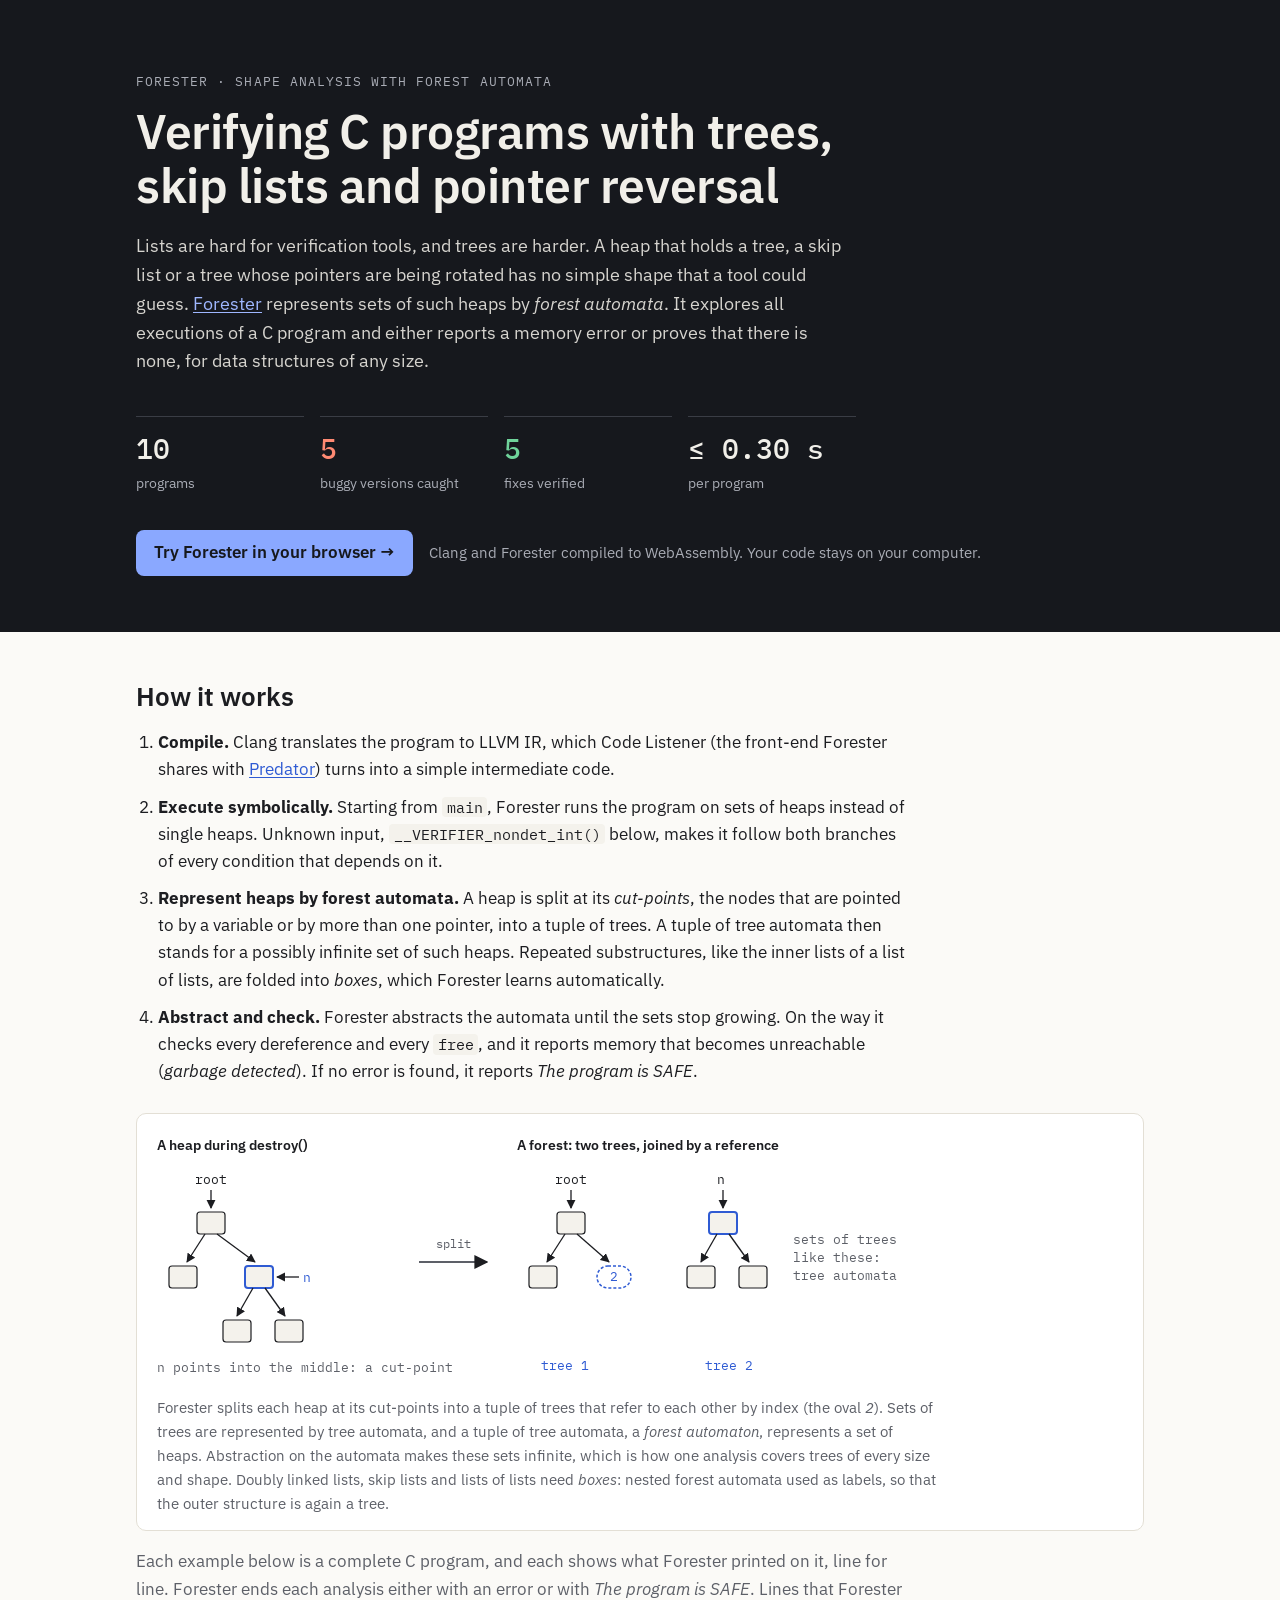
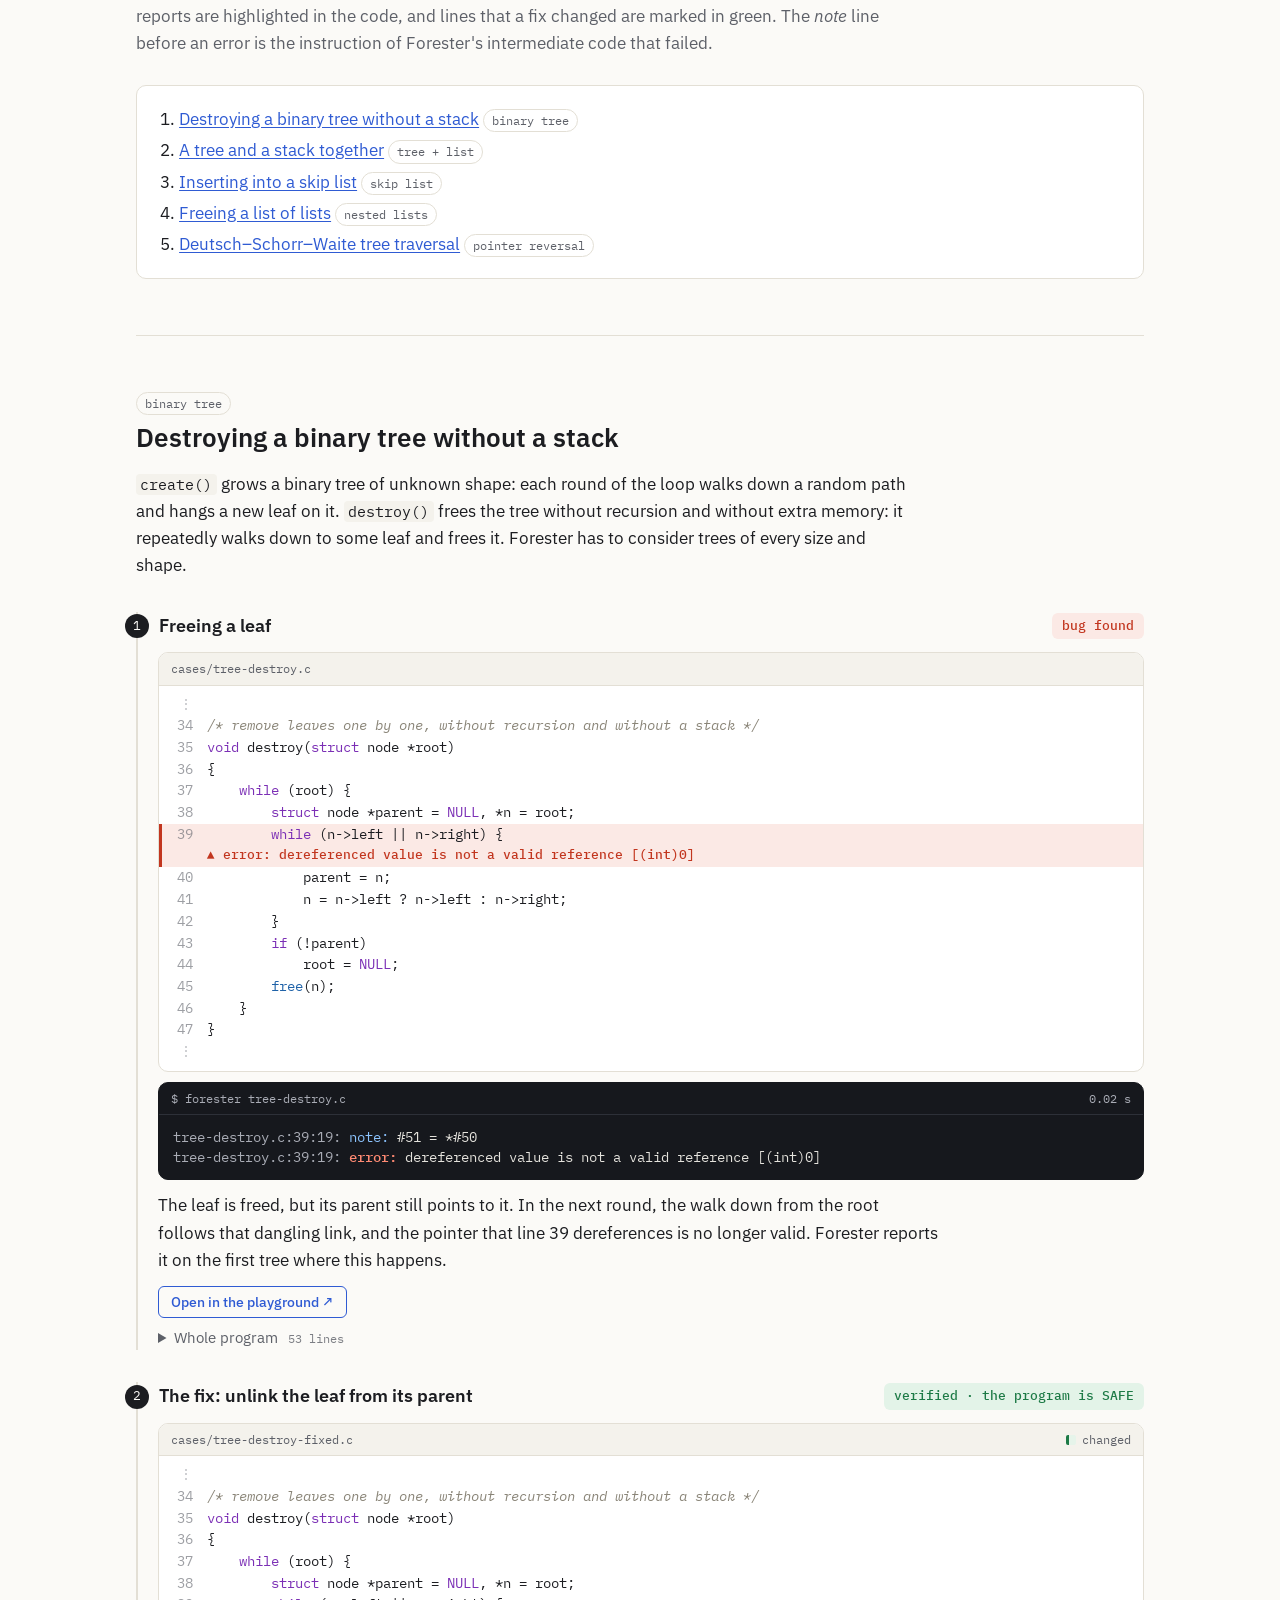
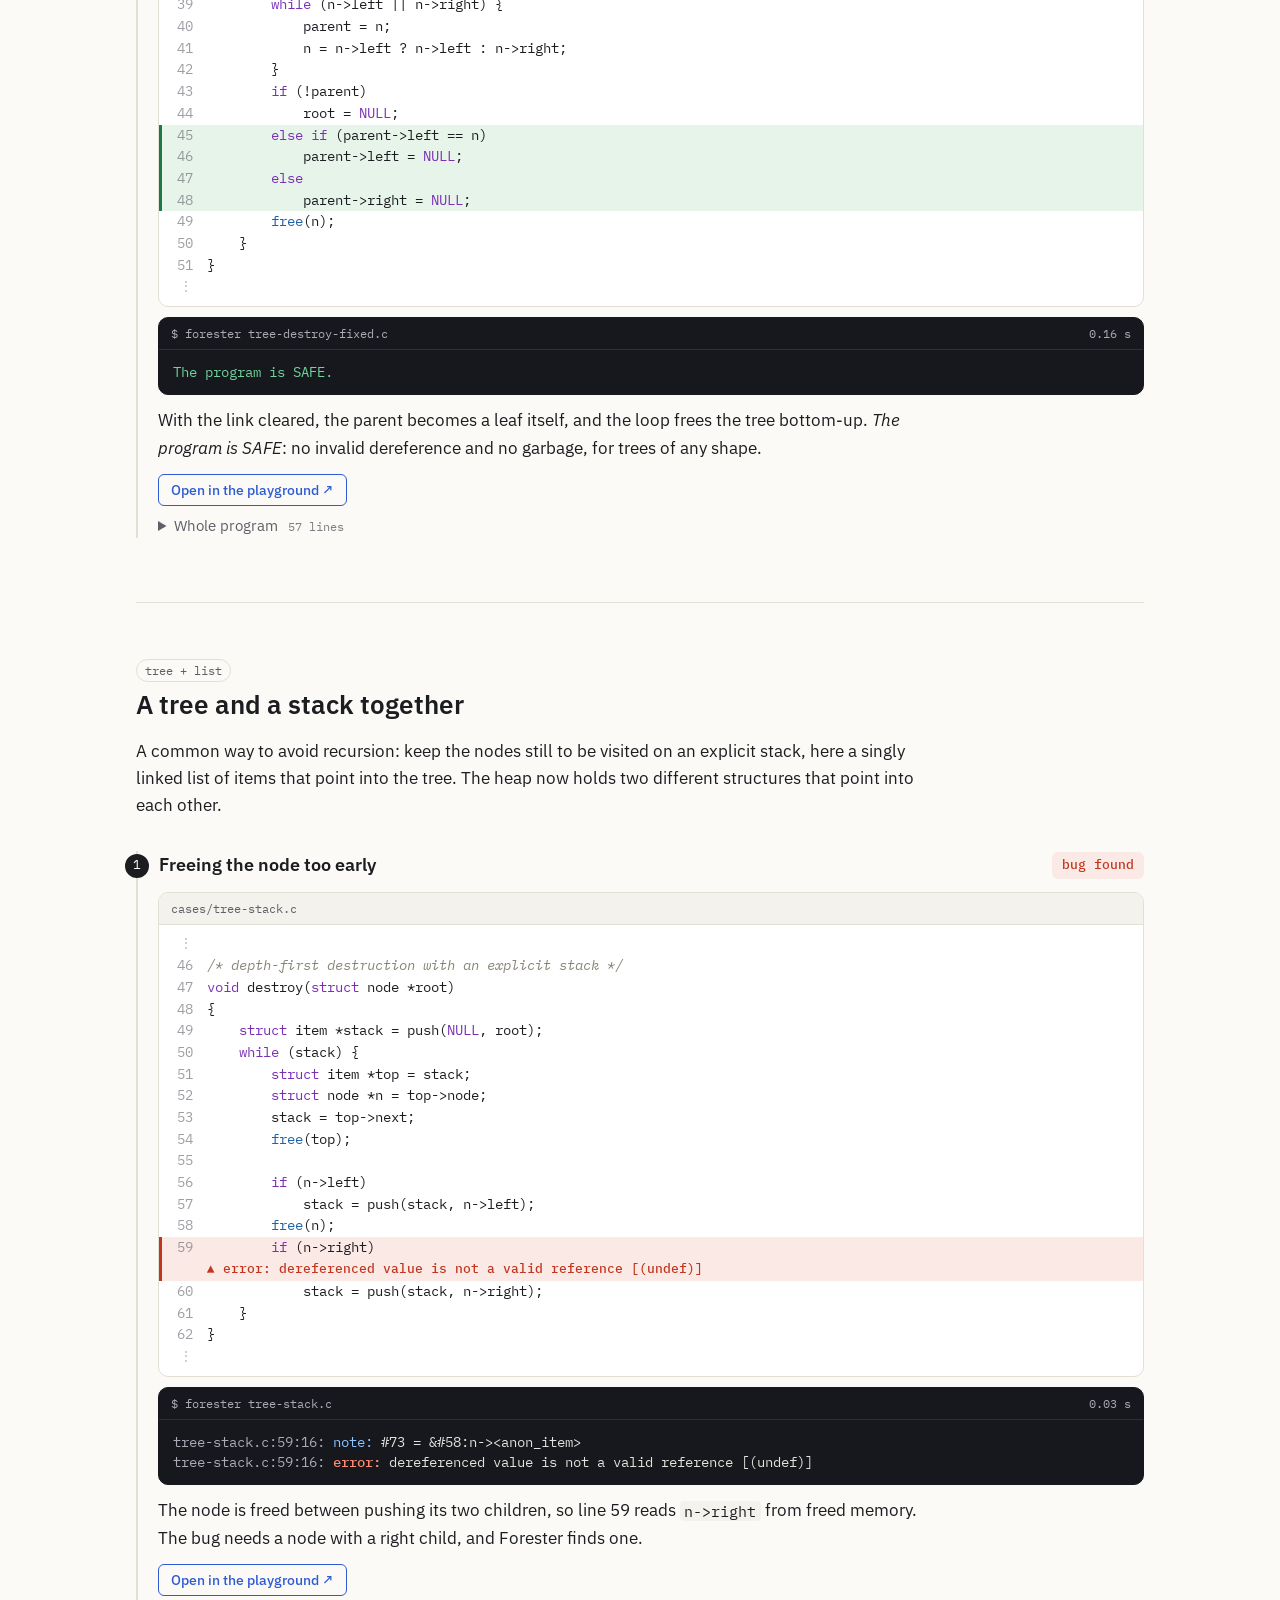
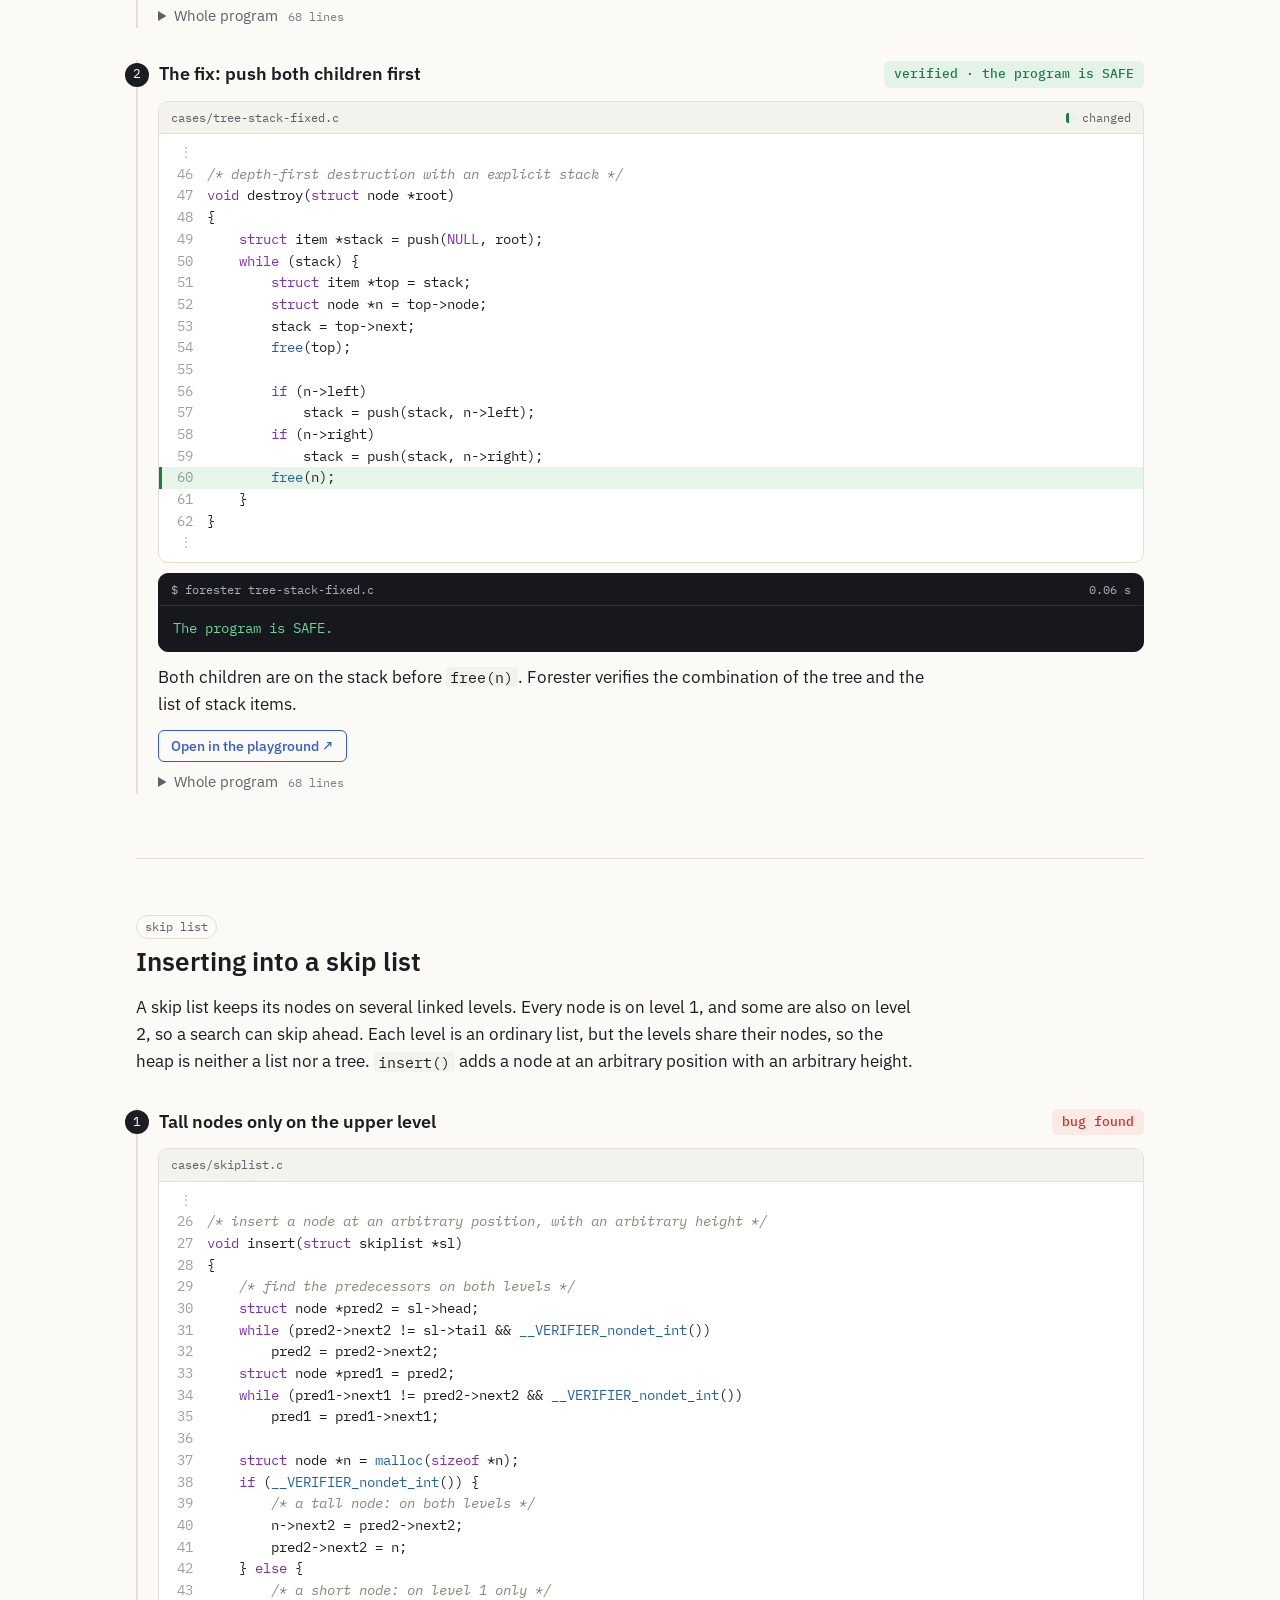
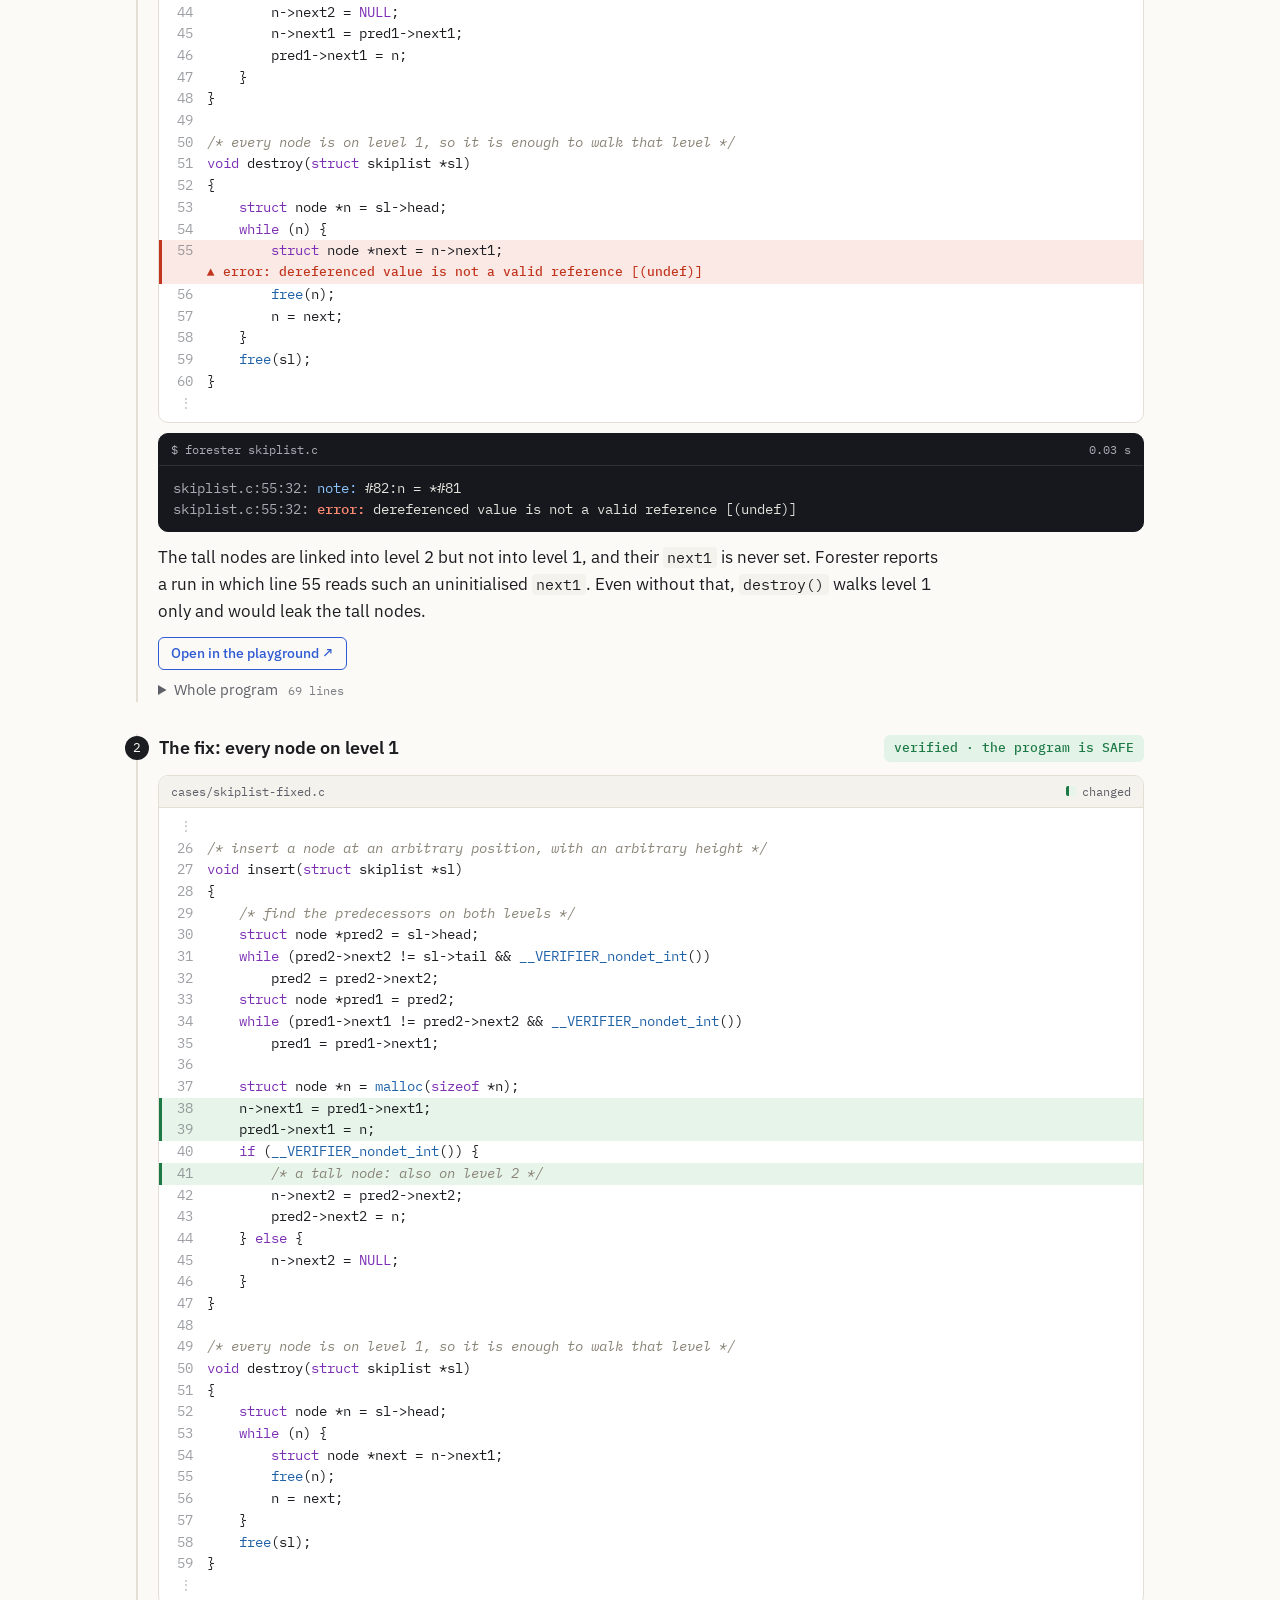
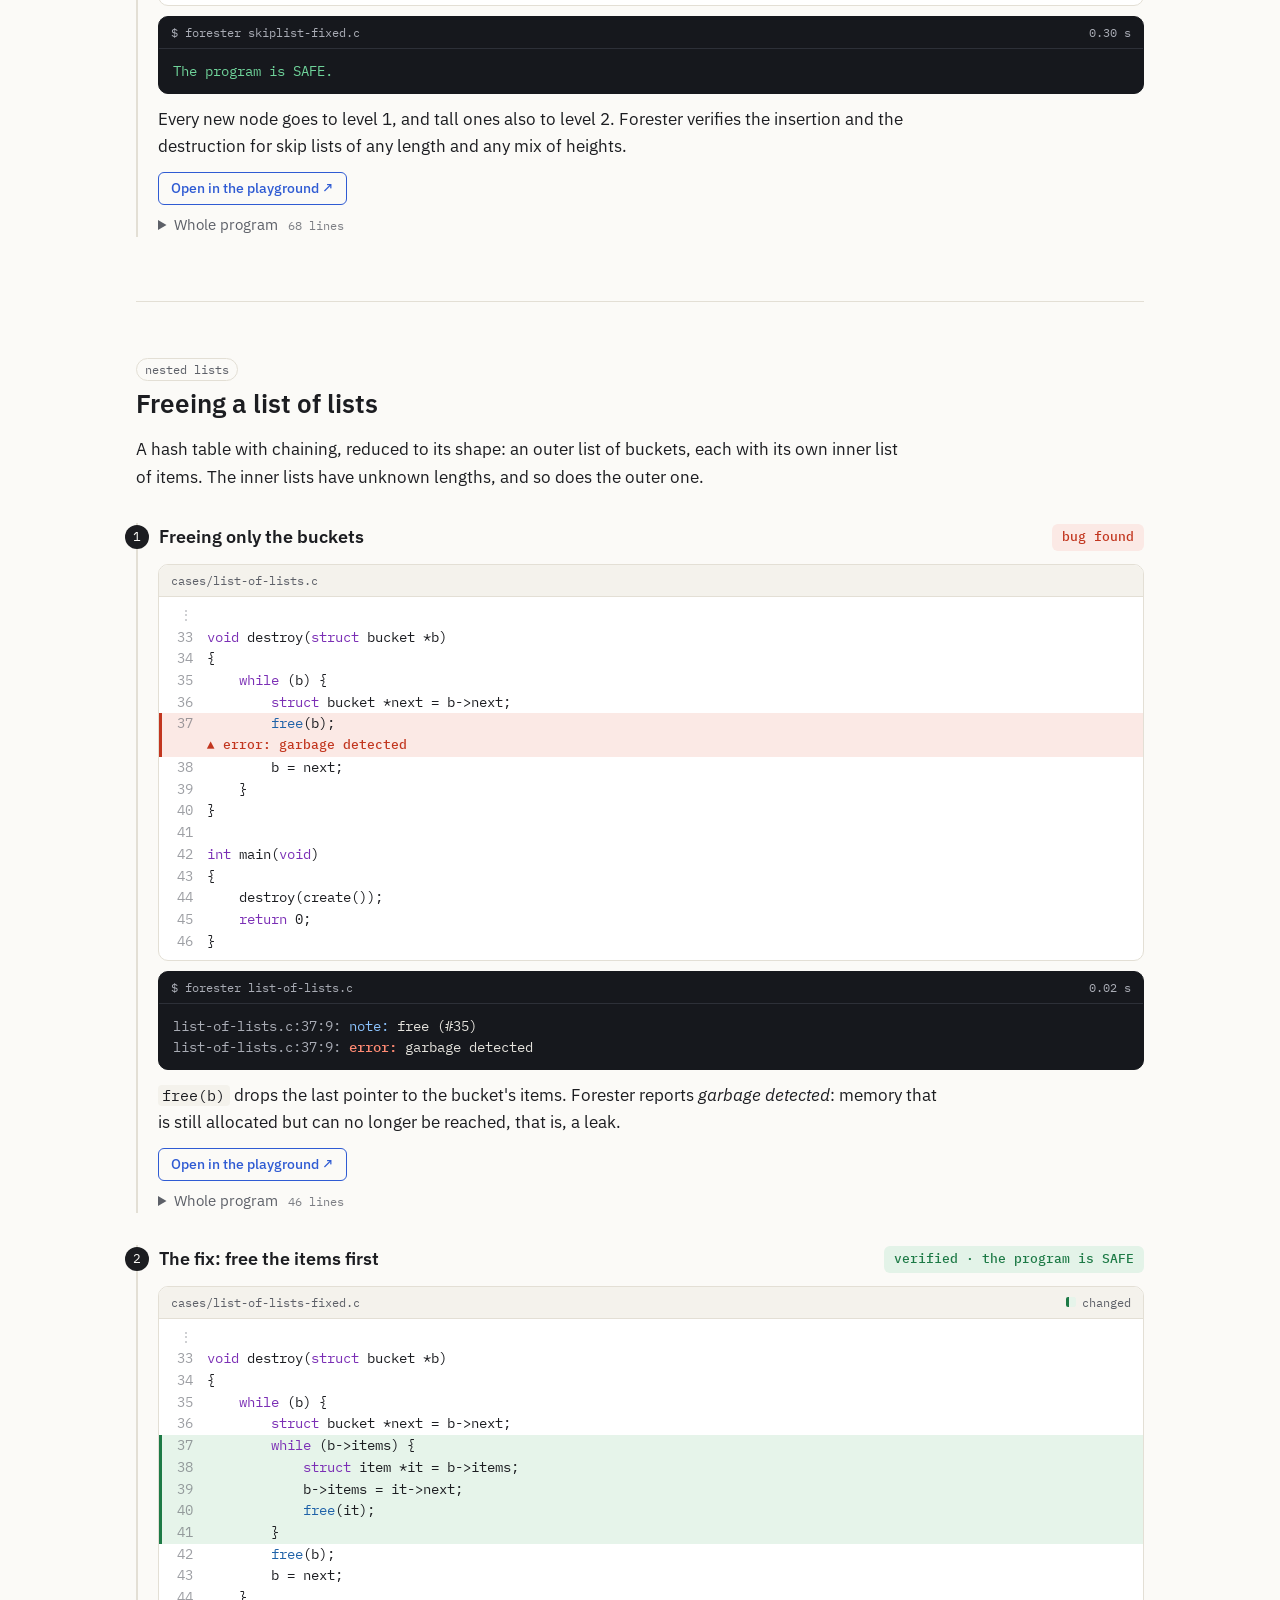
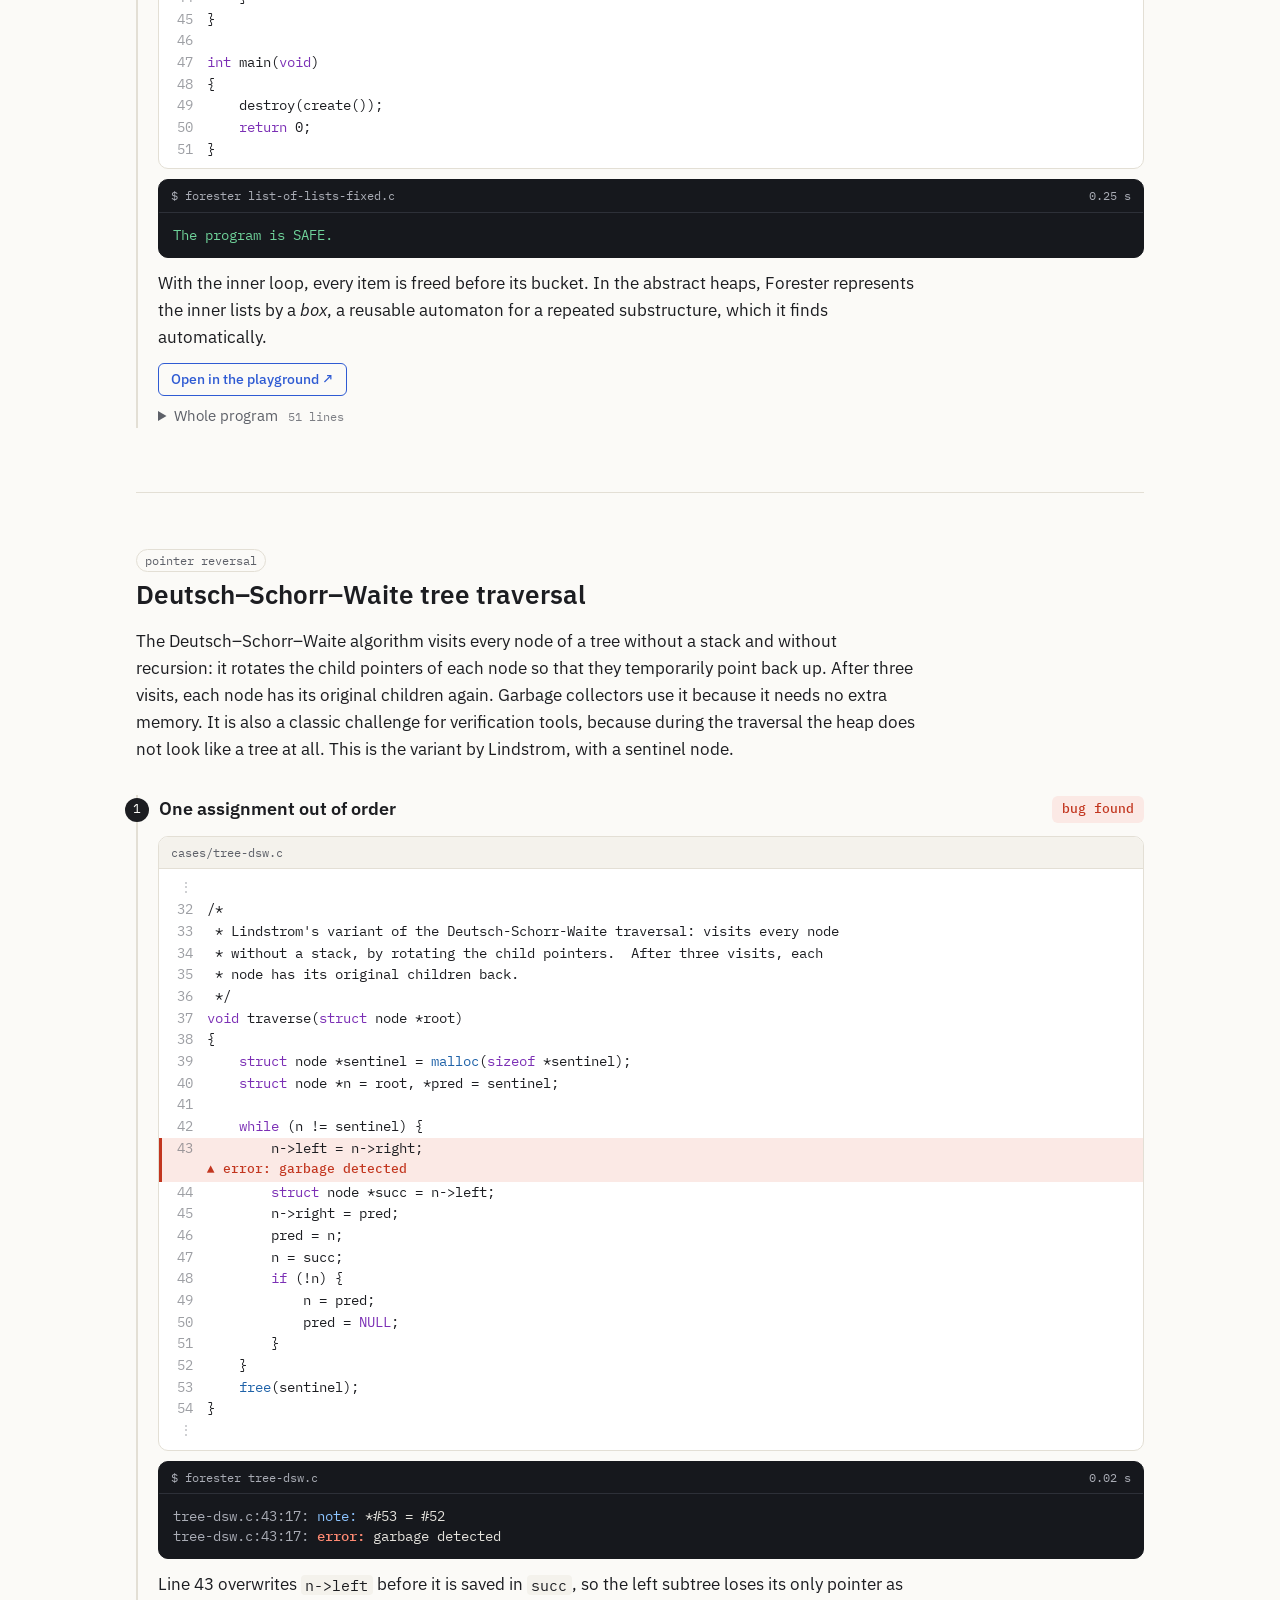
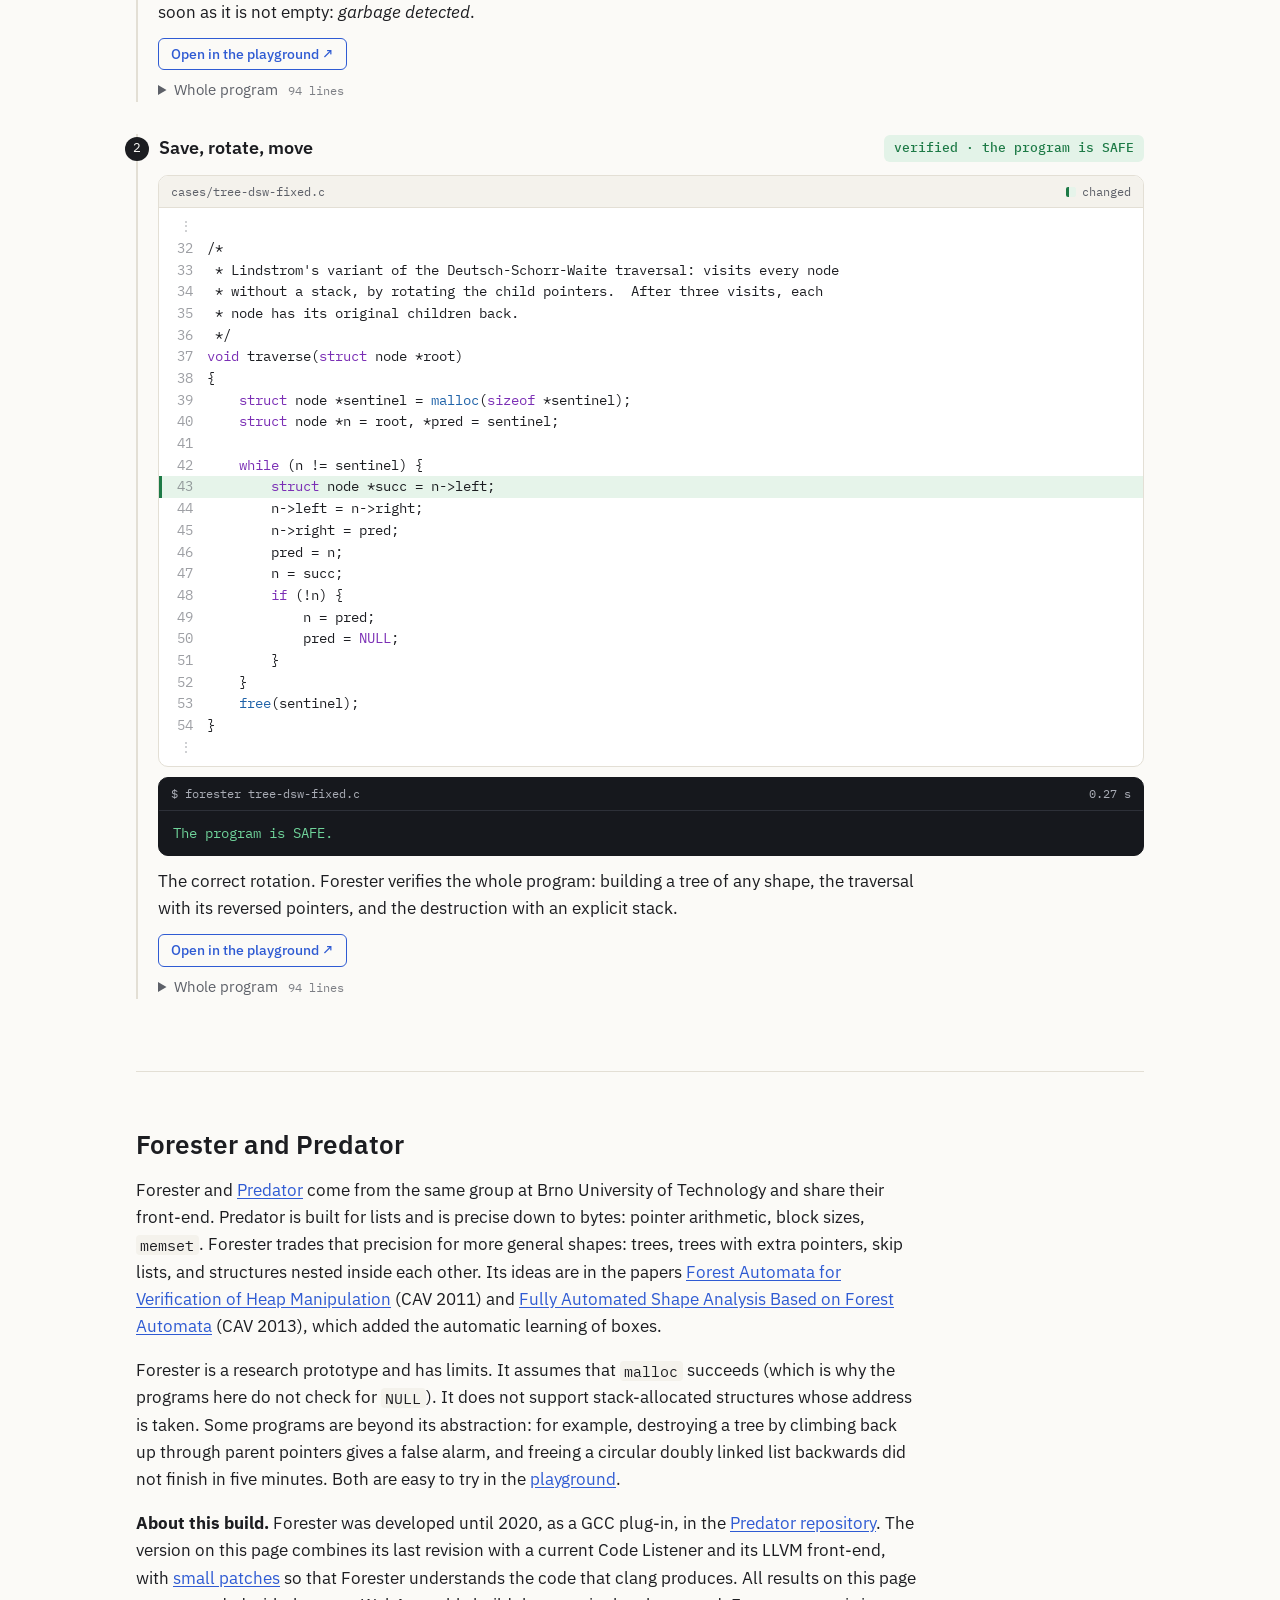
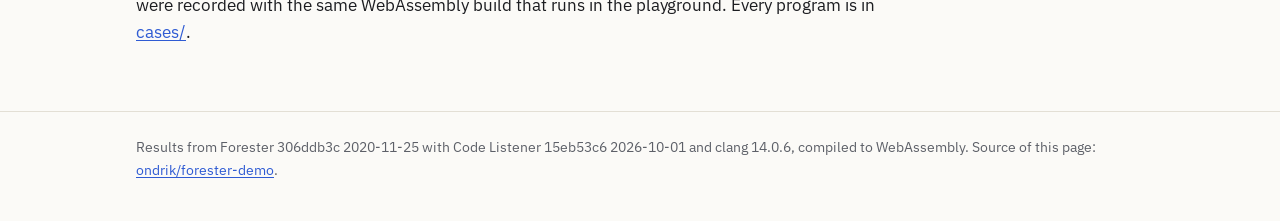
<file: index.html>
<!doctype html>
<html lang="en">
<head>
<meta charset="utf-8">
<meta name="viewport" content="width=device-width, initial-scale=1">
<title>Verifying tree programs with Forester</title>
<meta name="description" content="Memory-safety bugs in C programs with trees, skip lists, nested lists and the Deutsch-Schorr-Waite traversal, found or proved absent with Forester, a shape analyser based on forest automata.">
<link rel="preconnect" href="https://fonts.googleapis.com">
<link rel="preconnect" href="https://fonts.gstatic.com" crossorigin>
<link href="https://fonts.googleapis.com/css2?family=IBM+Plex+Sans:ital,wght@0,400;0,500;0,600;1,400&family=IBM+Plex+Mono:wght@400;500&display=swap" rel="stylesheet">
<link rel="stylesheet" href="style.css">
</head>
<body>
<header class="hero">
  <div class="wrap">
    <p class="eyebrow">Forester · shape analysis with forest automata</p>
    <h1>Verifying C programs with trees,<br>skip lists and pointer reversal</h1>
    <p class="lede">Lists are hard for verification tools, and trees are harder. A heap that holds a tree,
    a skip list or a tree whose pointers are being rotated has no simple shape that a tool could guess.
    <a href="https://www.fit.vut.cz/research/group/verifit/public/tools/forester/">Forester</a> represents
    sets of such heaps by <em>forest automata</em>. It explores all executions of a C program and either
    reports a memory error or proves that there is none, for data structures of any size.</p>
    <div class="stats">
      <div><span class="big">10</span><span>programs</span></div>
      <div><span class="big bugc">5</span><span>buggy versions caught</span></div>
      <div><span class="big safec">5</span><span>fixes verified</span></div>
      <div><span class="big">≤ 0.30 s</span><span>per program</span></div>
    </div>
    <p class="cta"><a class="cta-btn" href="playground/">Try Forester in your browser →</a>
    <span>Clang and Forester compiled to WebAssembly. Your code stays on your computer.</span></p>
  </div>
</header>

<main class="wrap">
  <section class="how" id="how">
    <h2>How it works</h2>
    <ol class="flow">
      <li><b>Compile.</b> Clang translates the program to LLVM IR, which Code Listener (the front-end
        Forester shares with <a href="https://github.com/kdudka/predator">Predator</a>) turns into a simple
        intermediate code.</li>
      <li><b>Execute symbolically.</b> Starting from <code>main</code>, Forester runs the program on
        sets of heaps instead of single heaps. Unknown input, <code>__VERIFIER_nondet_int()</code> below,
        makes it follow both branches of every condition that depends on it.</li>
      <li><b>Represent heaps by forest automata.</b> A heap is split at its <em>cut-points</em>, the nodes
        that are pointed to by a variable or by more than one pointer, into a tuple of trees. A tuple of
        tree automata then stands for a possibly infinite set of such heaps. Repeated substructures, like
        the inner lists of a list of lists, are folded into <em>boxes</em>, which Forester learns
        automatically.</li>
      <li><b>Abstract and check.</b> Forester abstracts the automata until the sets stop growing. On the way
        it checks every dereference and every <code>free</code>, and it reports memory that becomes
        unreachable (<i>garbage detected</i>). If no error is found, it reports <i>The program is SAFE</i>.</li>
    </ol>

    <figure class="abstraction">
      <div class="scroll"><svg viewBox="0 0 760 250" role="img" aria-labelledby="fa-title">
        <title id="fa-title">A tree with a cut-point is split into two trees, each represented by a tree automaton</title>
        <defs>
          <marker id="arr" viewBox="0 0 10 10" refX="9" refY="5" markerWidth="7" markerHeight="7" orient="auto-start-reverse">
            <path d="M0,0 L10,5 L0,10 z" class="fillink"/>
          </marker>
        </defs>
        <text x="0" y="16" class="hd">A heap during destroy()</text>
        <g class="mono">
          <text x="38" y="50">root</text>
          <line x1="54" y1="56" x2="54" y2="74" class="edge" marker-end="url(#arr)"/>
          <rect x="40" y="78" width="28" height="22" rx="3" class="node"/>
          <line x1="48" y1="100" x2="30" y2="128" class="edge" marker-end="url(#arr)"/>
          <line x1="60" y1="100" x2="98" y2="128" class="edge" marker-end="url(#arr)"/>
          <rect x="12" y="132" width="28" height="22" rx="3" class="node"/>
          <rect x="88" y="132" width="28" height="22" rx="3" class="node cut"/>
          <text x="146" y="148" class="cutlbl">n</text>
          <line x1="142" y1="143" x2="120" y2="143" class="edge" marker-end="url(#arr)"/>
          <line x1="96" y1="154" x2="80" y2="182" class="edge" marker-end="url(#arr)"/>
          <line x1="108" y1="154" x2="128" y2="182" class="edge" marker-end="url(#arr)"/>
          <rect x="66" y="186" width="28" height="22" rx="3" class="node"/>
          <rect x="118" y="186" width="28" height="22" rx="3" class="node"/>
          <text x="0" y="238" class="mut">n points into the middle: a cut-point</text>
        </g>
        <path d="M262 128 L 330 128" class="big-arrow" marker-end="url(#arr)"/>
        <text x="296" y="114" class="cap" text-anchor="middle">split</text>
        <text x="360" y="16" class="hd">A forest: two trees, joined by a reference</text>
        <g class="mono">
          <text x="398" y="50">root</text>
          <line x1="414" y1="56" x2="414" y2="74" class="edge" marker-end="url(#arr)"/>
          <rect x="400" y="78" width="28" height="22" rx="3" class="node"/>
          <line x1="408" y1="100" x2="390" y2="128" class="edge" marker-end="url(#arr)"/>
          <line x1="420" y1="100" x2="452" y2="128" class="edge" marker-end="url(#arr)"/>
          <rect x="372" y="132" width="28" height="22" rx="3" class="node"/>
          <rect x="440" y="132" width="34" height="22" rx="11" class="ref"/>
          <text x="457" y="147" text-anchor="middle" class="reftxt">2</text>
          <text x="384" y="236" class="segtxt">tree 1</text>

          <text x="560" y="50">n</text>
          <line x1="566" y1="56" x2="566" y2="74" class="edge" marker-end="url(#arr)"/>
          <rect x="552" y="78" width="28" height="22" rx="3" class="node cut"/>
          <line x1="560" y1="100" x2="544" y2="128" class="edge" marker-end="url(#arr)"/>
          <line x1="572" y1="100" x2="592" y2="128" class="edge" marker-end="url(#arr)"/>
          <rect x="530" y="132" width="28" height="22" rx="3" class="node"/>
          <rect x="582" y="132" width="28" height="22" rx="3" class="node"/>
          <text x="548" y="236" class="segtxt">tree 2</text>
          <text x="636" y="110" class="mut">sets of trees</text>
          <text x="636" y="128" class="mut">like these:</text>
          <text x="636" y="146" class="mut">tree automata</text>
        </g>
      </svg></div>
      <figcaption>Forester splits each heap at its cut-points into a tuple of trees that refer to each other
      by index (the oval <i>2</i>). Sets of trees are represented by tree automata, and a tuple of tree automata,
      a <i>forest automaton</i>, represents a set of heaps. Abstraction on the automata makes these sets
      infinite, which is how one analysis covers trees of every size and shape. Doubly linked lists, skip lists
      and lists of lists need <i>boxes</i>: nested forest automata used as labels, so that the outer structure
      is again a tree.</figcaption>
    </figure>

    <p class="note">Each example below is a complete C program, and each shows what Forester printed on
    it, line for line. Forester ends each analysis either with an error or with <i>The program is SAFE</i>.
    Lines that Forester reports are highlighted in the code, and lines that a fix changed are marked in
    green. The <i>note</i> line before an error is the instruction of Forester's intermediate code that failed.</p>
    <nav class="toc">
      <ol>
<li><a href="#tree-destroy">Destroying a binary tree without a stack</a> <span class="cwe">binary tree</span></li>
<li><a href="#tree-stack">A tree and a stack together</a> <span class="cwe">tree + list</span></li>
<li><a href="#skiplist">Inserting into a skip list</a> <span class="cwe">skip list</span></li>
<li><a href="#list-of-lists">Freeing a list of lists</a> <span class="cwe">nested lists</span></li>
<li><a href="#dsw">Deutsch–Schorr–Waite tree traversal</a> <span class="cwe">pointer reversal</span></li>
      </ol>
    </nav>
  </section>

  <section class="story" id="tree-destroy">
    <div class="story-head">
      <span class="cwe">binary tree</span>
      <h2><a href="#tree-destroy">Destroying a binary tree without a stack</a></h2>
    </div>
    <p class="intro"><code>create()</code> grows a binary tree of unknown shape: each round of the loop
walks down a random path and hangs a new leaf on it. <code>destroy()</code> frees the tree without
recursion and without extra memory: it repeatedly walks down to some leaf and frees it. Forester
has to consider trees of every size and shape.</p>
    
    <div class="step">
      <div class="step-head"><span class="num">1</span><h3>Freeing a leaf</h3><span class="verdict bug">bug found</span></div>
      <div class="pane">
        <div class="pane-label"><span>cases/tree-destroy.c</span></div>
        <div class="code"><div class="ln gap"><span class="no">⋮</span><span class="tx"></span></div><div class="ln"><span class="no">34</span><span class="tx"><span class="c">/* remove leaves one by one, without recursion and without a stack */</span></span></div><div class="ln"><span class="no">35</span><span class="tx"><span class="k">void</span> destroy(<span class="k">struct</span> node *root)</span></div><div class="ln"><span class="no">36</span><span class="tx">{</span></div><div class="ln"><span class="no">37</span><span class="tx">    <span class="k">while</span> (root) {</span></div><div class="ln"><span class="no">38</span><span class="tx">        <span class="k">struct</span> node *parent = <span class="k">NULL</span>, *n = root;</span></div><div class="ln err"><span class="no">39</span><span class="tx">        <span class="k">while</span> (n-&gt;left || n-&gt;right) {</span></div><div class="callout error"><span class="no"></span><span class="tx">▲ error: dereferenced value is not a valid reference [(int)0]</span></div><div class="ln"><span class="no">40</span><span class="tx">            parent = n;</span></div><div class="ln"><span class="no">41</span><span class="tx">            n = n-&gt;left ? n-&gt;left : n-&gt;right;</span></div><div class="ln"><span class="no">42</span><span class="tx">        }</span></div><div class="ln"><span class="no">43</span><span class="tx">        <span class="k">if</span> (!parent)</span></div><div class="ln"><span class="no">44</span><span class="tx">            root = <span class="k">NULL</span>;</span></div><div class="ln"><span class="no">45</span><span class="tx">        <span class="f">free</span>(n);</span></div><div class="ln"><span class="no">46</span><span class="tx">    }</span></div><div class="ln"><span class="no">47</span><span class="tx">}</span></div><div class="ln gap"><span class="no">⋮</span><span class="tx"></span></div></div>
      </div>
      <div class="pane out">
        <div class="pane-label"><span>$ forester tree-destroy.c</span><span>0.02 s</span></div>
        <pre class="term"><span class="loc">tree-destroy.c:39:19: </span><span class="note">note:</span> #51 = *#50
<span class="loc">tree-destroy.c:39:19: </span><span class="error">error:</span> dereferenced value is not a valid reference [(int)0]</pre>
      </div>
      <p class="after">The leaf is freed, but its parent still points to it. In the next round, the
walk down from the root follows that dangling link, and the pointer that line 39 dereferences
is no longer valid. Forester reports it on the first tree where this happens.</p>
      <a class="run" href="playground/#example=tree-destroy">Open in the playground ↗</a>
      <details>
        <summary>Whole program <span class="file">53 lines</span></summary>
        <pre class="full"><code><span class="k">#include</span> &lt;stdlib.h&gt;

<span class="k">extern</span> <span class="k">int</span> <span class="f">__VERIFIER_nondet_int</span>(<span class="k">void</span>);

<span class="k">struct</span> node {
    <span class="k">struct</span> node *left;
    <span class="k">struct</span> node *right;
};

<span class="c">/* a binary tree of unknown shape and size */</span>
<span class="k">struct</span> node *create(<span class="k">void</span>)
{
    <span class="k">struct</span> node *root = <span class="f">malloc</span>(<span class="k">sizeof</span> *root);
    root-&gt;left = <span class="k">NULL</span>;
    root-&gt;right = <span class="k">NULL</span>;

    <span class="k">while</span> (<span class="f">__VERIFIER_nondet_int</span>()) {
        <span class="c">/* walk down to a node with a free slot */</span>
        <span class="k">struct</span> node *n = root;
        <span class="k">while</span> (n-&gt;left &amp;&amp; n-&gt;right)
            n = <span class="f">__VERIFIER_nondet_int</span>() ? n-&gt;left : n-&gt;right;

        <span class="k">struct</span> node *leaf = <span class="f">malloc</span>(<span class="k">sizeof</span> *leaf);
        leaf-&gt;left = <span class="k">NULL</span>;
        leaf-&gt;right = <span class="k">NULL</span>;
        <span class="k">if</span> (!n-&gt;left)
            n-&gt;left = leaf;
        <span class="k">else</span>
            n-&gt;right = leaf;
    }
    <span class="k">return</span> root;
}

<span class="c">/* remove leaves one by one, without recursion and without a stack */</span>
<span class="k">void</span> destroy(<span class="k">struct</span> node *root)
{
    <span class="k">while</span> (root) {
        <span class="k">struct</span> node *parent = <span class="k">NULL</span>, *n = root;
        <span class="k">while</span> (n-&gt;left || n-&gt;right) {
            parent = n;
            n = n-&gt;left ? n-&gt;left : n-&gt;right;
        }
        <span class="k">if</span> (!parent)
            root = <span class="k">NULL</span>;
        <span class="f">free</span>(n);
    }
}

<span class="k">int</span> main(<span class="k">void</span>)
{
    destroy(create());
    <span class="k">return</span> 0;
}
</code></pre>
      </details>
    </div>
    <div class="step">
      <div class="step-head"><span class="num">2</span><h3>The fix: unlink the leaf from its parent</h3><span class="verdict safe">verified · the program is SAFE</span></div>
      <div class="pane">
        <div class="pane-label"><span>cases/tree-destroy-fixed.c</span><span class="legend"><i class="add-key"></i>changed</span></div>
        <div class="code"><div class="ln gap"><span class="no">⋮</span><span class="tx"></span></div><div class="ln"><span class="no">34</span><span class="tx"><span class="c">/* remove leaves one by one, without recursion and without a stack */</span></span></div><div class="ln"><span class="no">35</span><span class="tx"><span class="k">void</span> destroy(<span class="k">struct</span> node *root)</span></div><div class="ln"><span class="no">36</span><span class="tx">{</span></div><div class="ln"><span class="no">37</span><span class="tx">    <span class="k">while</span> (root) {</span></div><div class="ln"><span class="no">38</span><span class="tx">        <span class="k">struct</span> node *parent = <span class="k">NULL</span>, *n = root;</span></div><div class="ln"><span class="no">39</span><span class="tx">        <span class="k">while</span> (n-&gt;left || n-&gt;right) {</span></div><div class="ln"><span class="no">40</span><span class="tx">            parent = n;</span></div><div class="ln"><span class="no">41</span><span class="tx">            n = n-&gt;left ? n-&gt;left : n-&gt;right;</span></div><div class="ln"><span class="no">42</span><span class="tx">        }</span></div><div class="ln"><span class="no">43</span><span class="tx">        <span class="k">if</span> (!parent)</span></div><div class="ln"><span class="no">44</span><span class="tx">            root = <span class="k">NULL</span>;</span></div><div class="ln add"><span class="no">45</span><span class="tx">        <span class="k">else</span> <span class="k">if</span> (parent-&gt;left == n)</span></div><div class="ln add"><span class="no">46</span><span class="tx">            parent-&gt;left = <span class="k">NULL</span>;</span></div><div class="ln add"><span class="no">47</span><span class="tx">        <span class="k">else</span></span></div><div class="ln add"><span class="no">48</span><span class="tx">            parent-&gt;right = <span class="k">NULL</span>;</span></div><div class="ln"><span class="no">49</span><span class="tx">        <span class="f">free</span>(n);</span></div><div class="ln"><span class="no">50</span><span class="tx">    }</span></div><div class="ln"><span class="no">51</span><span class="tx">}</span></div><div class="ln gap"><span class="no">⋮</span><span class="tx"></span></div></div>
      </div>
      <div class="pane out">
        <div class="pane-label"><span>$ forester tree-destroy-fixed.c</span><span>0.16 s</span></div>
        <pre class="term"><span class="quiet">The program is SAFE.</span></pre>
      </div>
      <p class="after">With the link cleared, the parent becomes a leaf itself, and the loop frees
the tree bottom-up. <i>The program is SAFE</i>: no invalid dereference and no garbage, for trees
of any shape.</p>
      <a class="run" href="playground/#example=tree-destroy-fixed">Open in the playground ↗</a>
      <details>
        <summary>Whole program <span class="file">57 lines</span></summary>
        <pre class="full"><code><span class="k">#include</span> &lt;stdlib.h&gt;

<span class="k">extern</span> <span class="k">int</span> <span class="f">__VERIFIER_nondet_int</span>(<span class="k">void</span>);

<span class="k">struct</span> node {
    <span class="k">struct</span> node *left;
    <span class="k">struct</span> node *right;
};

<span class="c">/* a binary tree of unknown shape and size */</span>
<span class="k">struct</span> node *create(<span class="k">void</span>)
{
    <span class="k">struct</span> node *root = <span class="f">malloc</span>(<span class="k">sizeof</span> *root);
    root-&gt;left = <span class="k">NULL</span>;
    root-&gt;right = <span class="k">NULL</span>;

    <span class="k">while</span> (<span class="f">__VERIFIER_nondet_int</span>()) {
        <span class="c">/* walk down to a node with a free slot */</span>
        <span class="k">struct</span> node *n = root;
        <span class="k">while</span> (n-&gt;left &amp;&amp; n-&gt;right)
            n = <span class="f">__VERIFIER_nondet_int</span>() ? n-&gt;left : n-&gt;right;

        <span class="k">struct</span> node *leaf = <span class="f">malloc</span>(<span class="k">sizeof</span> *leaf);
        leaf-&gt;left = <span class="k">NULL</span>;
        leaf-&gt;right = <span class="k">NULL</span>;
        <span class="k">if</span> (!n-&gt;left)
            n-&gt;left = leaf;
        <span class="k">else</span>
            n-&gt;right = leaf;
    }
    <span class="k">return</span> root;
}

<span class="c">/* remove leaves one by one, without recursion and without a stack */</span>
<span class="k">void</span> destroy(<span class="k">struct</span> node *root)
{
    <span class="k">while</span> (root) {
        <span class="k">struct</span> node *parent = <span class="k">NULL</span>, *n = root;
        <span class="k">while</span> (n-&gt;left || n-&gt;right) {
            parent = n;
            n = n-&gt;left ? n-&gt;left : n-&gt;right;
        }
        <span class="k">if</span> (!parent)
            root = <span class="k">NULL</span>;
        <span class="k">else</span> <span class="k">if</span> (parent-&gt;left == n)
            parent-&gt;left = <span class="k">NULL</span>;
        <span class="k">else</span>
            parent-&gt;right = <span class="k">NULL</span>;
        <span class="f">free</span>(n);
    }
}

<span class="k">int</span> main(<span class="k">void</span>)
{
    destroy(create());
    <span class="k">return</span> 0;
}
</code></pre>
      </details>
    </div>
  </section>

  <section class="story" id="tree-stack">
    <div class="story-head">
      <span class="cwe">tree + list</span>
      <h2><a href="#tree-stack">A tree and a stack together</a></h2>
    </div>
    <p class="intro">A common way to avoid recursion: keep the nodes still to be visited on an explicit
stack, here a singly linked list of items that point into the tree. The heap now holds two
different structures that point into each other.</p>
    
    <div class="step">
      <div class="step-head"><span class="num">1</span><h3>Freeing the node too early</h3><span class="verdict bug">bug found</span></div>
      <div class="pane">
        <div class="pane-label"><span>cases/tree-stack.c</span></div>
        <div class="code"><div class="ln gap"><span class="no">⋮</span><span class="tx"></span></div><div class="ln"><span class="no">46</span><span class="tx"><span class="c">/* depth-first destruction with an explicit stack */</span></span></div><div class="ln"><span class="no">47</span><span class="tx"><span class="k">void</span> destroy(<span class="k">struct</span> node *root)</span></div><div class="ln"><span class="no">48</span><span class="tx">{</span></div><div class="ln"><span class="no">49</span><span class="tx">    <span class="k">struct</span> item *stack = push(<span class="k">NULL</span>, root);</span></div><div class="ln"><span class="no">50</span><span class="tx">    <span class="k">while</span> (stack) {</span></div><div class="ln"><span class="no">51</span><span class="tx">        <span class="k">struct</span> item *top = stack;</span></div><div class="ln"><span class="no">52</span><span class="tx">        <span class="k">struct</span> node *n = top-&gt;node;</span></div><div class="ln"><span class="no">53</span><span class="tx">        stack = top-&gt;next;</span></div><div class="ln"><span class="no">54</span><span class="tx">        <span class="f">free</span>(top);</span></div><div class="ln"><span class="no">55</span><span class="tx"> </span></div><div class="ln"><span class="no">56</span><span class="tx">        <span class="k">if</span> (n-&gt;left)</span></div><div class="ln"><span class="no">57</span><span class="tx">            stack = push(stack, n-&gt;left);</span></div><div class="ln"><span class="no">58</span><span class="tx">        <span class="f">free</span>(n);</span></div><div class="ln err"><span class="no">59</span><span class="tx">        <span class="k">if</span> (n-&gt;right)</span></div><div class="callout error"><span class="no"></span><span class="tx">▲ error: dereferenced value is not a valid reference [(undef)]</span></div><div class="ln"><span class="no">60</span><span class="tx">            stack = push(stack, n-&gt;right);</span></div><div class="ln"><span class="no">61</span><span class="tx">    }</span></div><div class="ln"><span class="no">62</span><span class="tx">}</span></div><div class="ln gap"><span class="no">⋮</span><span class="tx"></span></div></div>
      </div>
      <div class="pane out">
        <div class="pane-label"><span>$ forester tree-stack.c</span><span>0.03 s</span></div>
        <pre class="term"><span class="loc">tree-stack.c:59:16: </span><span class="note">note:</span> #73 = &amp;#58:n-&gt;&lt;anon_item&gt;
<span class="loc">tree-stack.c:59:16: </span><span class="error">error:</span> dereferenced value is not a valid reference [(undef)]</pre>
      </div>
      <p class="after">The node is freed between pushing its two children, so line 59 reads
<code>n-&gt;right</code> from freed memory. The bug needs a node with a right child, and
Forester finds one.</p>
      <a class="run" href="playground/#example=tree-stack">Open in the playground ↗</a>
      <details>
        <summary>Whole program <span class="file">68 lines</span></summary>
        <pre class="full"><code><span class="k">#include</span> &lt;stdlib.h&gt;

<span class="k">extern</span> <span class="k">int</span> <span class="f">__VERIFIER_nondet_int</span>(<span class="k">void</span>);

<span class="k">struct</span> node {
    <span class="k">struct</span> node *left;
    <span class="k">struct</span> node *right;
};

<span class="c">/* a stack of tree nodes, as a singly linked list */</span>
<span class="k">struct</span> item {
    <span class="k">struct</span> item *next;
    <span class="k">struct</span> node *node;
};

<span class="k">struct</span> node *create(<span class="k">void</span>)
{
    <span class="k">struct</span> node *root = <span class="f">malloc</span>(<span class="k">sizeof</span> *root);
    root-&gt;left = <span class="k">NULL</span>;
    root-&gt;right = <span class="k">NULL</span>;

    <span class="k">while</span> (<span class="f">__VERIFIER_nondet_int</span>()) {
        <span class="k">struct</span> node *n = root;
        <span class="k">while</span> (n-&gt;left &amp;&amp; n-&gt;right)
            n = <span class="f">__VERIFIER_nondet_int</span>() ? n-&gt;left : n-&gt;right;

        <span class="k">struct</span> node *leaf = <span class="f">malloc</span>(<span class="k">sizeof</span> *leaf);
        leaf-&gt;left = <span class="k">NULL</span>;
        leaf-&gt;right = <span class="k">NULL</span>;
        <span class="k">if</span> (!n-&gt;left)
            n-&gt;left = leaf;
        <span class="k">else</span>
            n-&gt;right = leaf;
    }
    <span class="k">return</span> root;
}

<span class="k">struct</span> item *push(<span class="k">struct</span> item *stack, <span class="k">struct</span> node *node)
{
    <span class="k">struct</span> item *it = <span class="f">malloc</span>(<span class="k">sizeof</span> *it);
    it-&gt;next = stack;
    it-&gt;node = node;
    <span class="k">return</span> it;
}

<span class="c">/* depth-first destruction with an explicit stack */</span>
<span class="k">void</span> destroy(<span class="k">struct</span> node *root)
{
    <span class="k">struct</span> item *stack = push(<span class="k">NULL</span>, root);
    <span class="k">while</span> (stack) {
        <span class="k">struct</span> item *top = stack;
        <span class="k">struct</span> node *n = top-&gt;node;
        stack = top-&gt;next;
        <span class="f">free</span>(top);

        <span class="k">if</span> (n-&gt;left)
            stack = push(stack, n-&gt;left);
        <span class="f">free</span>(n);
        <span class="k">if</span> (n-&gt;right)
            stack = push(stack, n-&gt;right);
    }
}

<span class="k">int</span> main(<span class="k">void</span>)
{
    destroy(create());
    <span class="k">return</span> 0;
}
</code></pre>
      </details>
    </div>
    <div class="step">
      <div class="step-head"><span class="num">2</span><h3>The fix: push both children first</h3><span class="verdict safe">verified · the program is SAFE</span></div>
      <div class="pane">
        <div class="pane-label"><span>cases/tree-stack-fixed.c</span><span class="legend"><i class="add-key"></i>changed</span></div>
        <div class="code"><div class="ln gap"><span class="no">⋮</span><span class="tx"></span></div><div class="ln"><span class="no">46</span><span class="tx"><span class="c">/* depth-first destruction with an explicit stack */</span></span></div><div class="ln"><span class="no">47</span><span class="tx"><span class="k">void</span> destroy(<span class="k">struct</span> node *root)</span></div><div class="ln"><span class="no">48</span><span class="tx">{</span></div><div class="ln"><span class="no">49</span><span class="tx">    <span class="k">struct</span> item *stack = push(<span class="k">NULL</span>, root);</span></div><div class="ln"><span class="no">50</span><span class="tx">    <span class="k">while</span> (stack) {</span></div><div class="ln"><span class="no">51</span><span class="tx">        <span class="k">struct</span> item *top = stack;</span></div><div class="ln"><span class="no">52</span><span class="tx">        <span class="k">struct</span> node *n = top-&gt;node;</span></div><div class="ln"><span class="no">53</span><span class="tx">        stack = top-&gt;next;</span></div><div class="ln"><span class="no">54</span><span class="tx">        <span class="f">free</span>(top);</span></div><div class="ln"><span class="no">55</span><span class="tx"> </span></div><div class="ln"><span class="no">56</span><span class="tx">        <span class="k">if</span> (n-&gt;left)</span></div><div class="ln"><span class="no">57</span><span class="tx">            stack = push(stack, n-&gt;left);</span></div><div class="ln"><span class="no">58</span><span class="tx">        <span class="k">if</span> (n-&gt;right)</span></div><div class="ln"><span class="no">59</span><span class="tx">            stack = push(stack, n-&gt;right);</span></div><div class="ln add"><span class="no">60</span><span class="tx">        <span class="f">free</span>(n);</span></div><div class="ln"><span class="no">61</span><span class="tx">    }</span></div><div class="ln"><span class="no">62</span><span class="tx">}</span></div><div class="ln gap"><span class="no">⋮</span><span class="tx"></span></div></div>
      </div>
      <div class="pane out">
        <div class="pane-label"><span>$ forester tree-stack-fixed.c</span><span>0.06 s</span></div>
        <pre class="term"><span class="quiet">The program is SAFE.</span></pre>
      </div>
      <p class="after">Both children are on the stack before <code>free(n)</code>. Forester
verifies the combination of the tree and the list of stack items.</p>
      <a class="run" href="playground/#example=tree-stack-fixed">Open in the playground ↗</a>
      <details>
        <summary>Whole program <span class="file">68 lines</span></summary>
        <pre class="full"><code><span class="k">#include</span> &lt;stdlib.h&gt;

<span class="k">extern</span> <span class="k">int</span> <span class="f">__VERIFIER_nondet_int</span>(<span class="k">void</span>);

<span class="k">struct</span> node {
    <span class="k">struct</span> node *left;
    <span class="k">struct</span> node *right;
};

<span class="c">/* a stack of tree nodes, as a singly linked list */</span>
<span class="k">struct</span> item {
    <span class="k">struct</span> item *next;
    <span class="k">struct</span> node *node;
};

<span class="k">struct</span> node *create(<span class="k">void</span>)
{
    <span class="k">struct</span> node *root = <span class="f">malloc</span>(<span class="k">sizeof</span> *root);
    root-&gt;left = <span class="k">NULL</span>;
    root-&gt;right = <span class="k">NULL</span>;

    <span class="k">while</span> (<span class="f">__VERIFIER_nondet_int</span>()) {
        <span class="k">struct</span> node *n = root;
        <span class="k">while</span> (n-&gt;left &amp;&amp; n-&gt;right)
            n = <span class="f">__VERIFIER_nondet_int</span>() ? n-&gt;left : n-&gt;right;

        <span class="k">struct</span> node *leaf = <span class="f">malloc</span>(<span class="k">sizeof</span> *leaf);
        leaf-&gt;left = <span class="k">NULL</span>;
        leaf-&gt;right = <span class="k">NULL</span>;
        <span class="k">if</span> (!n-&gt;left)
            n-&gt;left = leaf;
        <span class="k">else</span>
            n-&gt;right = leaf;
    }
    <span class="k">return</span> root;
}

<span class="k">struct</span> item *push(<span class="k">struct</span> item *stack, <span class="k">struct</span> node *node)
{
    <span class="k">struct</span> item *it = <span class="f">malloc</span>(<span class="k">sizeof</span> *it);
    it-&gt;next = stack;
    it-&gt;node = node;
    <span class="k">return</span> it;
}

<span class="c">/* depth-first destruction with an explicit stack */</span>
<span class="k">void</span> destroy(<span class="k">struct</span> node *root)
{
    <span class="k">struct</span> item *stack = push(<span class="k">NULL</span>, root);
    <span class="k">while</span> (stack) {
        <span class="k">struct</span> item *top = stack;
        <span class="k">struct</span> node *n = top-&gt;node;
        stack = top-&gt;next;
        <span class="f">free</span>(top);

        <span class="k">if</span> (n-&gt;left)
            stack = push(stack, n-&gt;left);
        <span class="k">if</span> (n-&gt;right)
            stack = push(stack, n-&gt;right);
        <span class="f">free</span>(n);
    }
}

<span class="k">int</span> main(<span class="k">void</span>)
{
    destroy(create());
    <span class="k">return</span> 0;
}
</code></pre>
      </details>
    </div>
  </section>

  <section class="story" id="skiplist">
    <div class="story-head">
      <span class="cwe">skip list</span>
      <h2><a href="#skiplist">Inserting into a skip list</a></h2>
    </div>
    <p class="intro">A skip list keeps its nodes on several linked levels. Every node is on level 1,
and some are also on level 2, so a search can skip ahead. Each level is an ordinary list, but the
levels share their nodes, so the heap is neither a list nor a tree. <code>insert()</code> adds a
node at an arbitrary position with an arbitrary height.</p>
    
    <div class="step">
      <div class="step-head"><span class="num">1</span><h3>Tall nodes only on the upper level</h3><span class="verdict bug">bug found</span></div>
      <div class="pane">
        <div class="pane-label"><span>cases/skiplist.c</span></div>
        <div class="code"><div class="ln gap"><span class="no">⋮</span><span class="tx"></span></div><div class="ln"><span class="no">26</span><span class="tx"><span class="c">/* insert a node at an arbitrary position, with an arbitrary height */</span></span></div><div class="ln"><span class="no">27</span><span class="tx"><span class="k">void</span> insert(<span class="k">struct</span> skiplist *sl)</span></div><div class="ln"><span class="no">28</span><span class="tx">{</span></div><div class="ln"><span class="no">29</span><span class="tx">    <span class="c">/* find the predecessors on both levels */</span></span></div><div class="ln"><span class="no">30</span><span class="tx">    <span class="k">struct</span> node *pred2 = sl-&gt;head;</span></div><div class="ln"><span class="no">31</span><span class="tx">    <span class="k">while</span> (pred2-&gt;next2 != sl-&gt;tail &amp;&amp; <span class="f">__VERIFIER_nondet_int</span>())</span></div><div class="ln"><span class="no">32</span><span class="tx">        pred2 = pred2-&gt;next2;</span></div><div class="ln"><span class="no">33</span><span class="tx">    <span class="k">struct</span> node *pred1 = pred2;</span></div><div class="ln"><span class="no">34</span><span class="tx">    <span class="k">while</span> (pred1-&gt;next1 != pred2-&gt;next2 &amp;&amp; <span class="f">__VERIFIER_nondet_int</span>())</span></div><div class="ln"><span class="no">35</span><span class="tx">        pred1 = pred1-&gt;next1;</span></div><div class="ln"><span class="no">36</span><span class="tx"> </span></div><div class="ln"><span class="no">37</span><span class="tx">    <span class="k">struct</span> node *n = <span class="f">malloc</span>(<span class="k">sizeof</span> *n);</span></div><div class="ln"><span class="no">38</span><span class="tx">    <span class="k">if</span> (<span class="f">__VERIFIER_nondet_int</span>()) {</span></div><div class="ln"><span class="no">39</span><span class="tx">        <span class="c">/* a tall node: on both levels */</span></span></div><div class="ln"><span class="no">40</span><span class="tx">        n-&gt;next2 = pred2-&gt;next2;</span></div><div class="ln"><span class="no">41</span><span class="tx">        pred2-&gt;next2 = n;</span></div><div class="ln"><span class="no">42</span><span class="tx">    } <span class="k">else</span> {</span></div><div class="ln"><span class="no">43</span><span class="tx">        <span class="c">/* a short node: on level 1 only */</span></span></div><div class="ln"><span class="no">44</span><span class="tx">        n-&gt;next2 = <span class="k">NULL</span>;</span></div><div class="ln"><span class="no">45</span><span class="tx">        n-&gt;next1 = pred1-&gt;next1;</span></div><div class="ln"><span class="no">46</span><span class="tx">        pred1-&gt;next1 = n;</span></div><div class="ln"><span class="no">47</span><span class="tx">    }</span></div><div class="ln"><span class="no">48</span><span class="tx">}</span></div><div class="ln"><span class="no">49</span><span class="tx"> </span></div><div class="ln"><span class="no">50</span><span class="tx"><span class="c">/* every node is on level 1, so it is enough to walk that level */</span></span></div><div class="ln"><span class="no">51</span><span class="tx"><span class="k">void</span> destroy(<span class="k">struct</span> skiplist *sl)</span></div><div class="ln"><span class="no">52</span><span class="tx">{</span></div><div class="ln"><span class="no">53</span><span class="tx">    <span class="k">struct</span> node *n = sl-&gt;head;</span></div><div class="ln"><span class="no">54</span><span class="tx">    <span class="k">while</span> (n) {</span></div><div class="ln err"><span class="no">55</span><span class="tx">        <span class="k">struct</span> node *next = n-&gt;next1;</span></div><div class="callout error"><span class="no"></span><span class="tx">▲ error: dereferenced value is not a valid reference [(undef)]</span></div><div class="ln"><span class="no">56</span><span class="tx">        <span class="f">free</span>(n);</span></div><div class="ln"><span class="no">57</span><span class="tx">        n = next;</span></div><div class="ln"><span class="no">58</span><span class="tx">    }</span></div><div class="ln"><span class="no">59</span><span class="tx">    <span class="f">free</span>(sl);</span></div><div class="ln"><span class="no">60</span><span class="tx">}</span></div><div class="ln gap"><span class="no">⋮</span><span class="tx"></span></div></div>
      </div>
      <div class="pane out">
        <div class="pane-label"><span>$ forester skiplist.c</span><span>0.03 s</span></div>
        <pre class="term"><span class="loc">skiplist.c:55:32: </span><span class="note">note:</span> #82:n = *#81
<span class="loc">skiplist.c:55:32: </span><span class="error">error:</span> dereferenced value is not a valid reference [(undef)]</pre>
      </div>
      <p class="after">The tall nodes are linked into level 2 but not into level 1, and their
<code>next1</code> is never set. Forester reports a run in which line 55 reads such an
uninitialised <code>next1</code>. Even without that, <code>destroy()</code> walks level 1 only
and would leak the tall nodes.</p>
      <a class="run" href="playground/#example=skiplist">Open in the playground ↗</a>
      <details>
        <summary>Whole program <span class="file">69 lines</span></summary>
        <pre class="full"><code><span class="k">#include</span> &lt;stdlib.h&gt;

<span class="k">extern</span> <span class="k">int</span> <span class="f">__VERIFIER_nondet_int</span>(<span class="k">void</span>);

<span class="c">/* a two-level skip list: every node is on level 1, some also on level 2 */</span>
<span class="k">struct</span> node {
    <span class="k">struct</span> node *next1;
    <span class="k">struct</span> node *next2;
};

<span class="k">struct</span> skiplist {
    <span class="k">struct</span> node *head;
    <span class="k">struct</span> node *tail;
};

<span class="k">struct</span> skiplist *create(<span class="k">void</span>)
{
    <span class="k">struct</span> skiplist *sl = <span class="f">malloc</span>(<span class="k">sizeof</span> *sl);
    sl-&gt;head = <span class="f">malloc</span>(<span class="k">sizeof</span> *sl-&gt;head);
    sl-&gt;tail = <span class="f">malloc</span>(<span class="k">sizeof</span> *sl-&gt;tail);
    sl-&gt;head-&gt;next1 = sl-&gt;head-&gt;next2 = sl-&gt;tail;
    sl-&gt;tail-&gt;next1 = sl-&gt;tail-&gt;next2 = <span class="k">NULL</span>;
    <span class="k">return</span> sl;
}

<span class="c">/* insert a node at an arbitrary position, with an arbitrary height */</span>
<span class="k">void</span> insert(<span class="k">struct</span> skiplist *sl)
{
    <span class="c">/* find the predecessors on both levels */</span>
    <span class="k">struct</span> node *pred2 = sl-&gt;head;
    <span class="k">while</span> (pred2-&gt;next2 != sl-&gt;tail &amp;&amp; <span class="f">__VERIFIER_nondet_int</span>())
        pred2 = pred2-&gt;next2;
    <span class="k">struct</span> node *pred1 = pred2;
    <span class="k">while</span> (pred1-&gt;next1 != pred2-&gt;next2 &amp;&amp; <span class="f">__VERIFIER_nondet_int</span>())
        pred1 = pred1-&gt;next1;

    <span class="k">struct</span> node *n = <span class="f">malloc</span>(<span class="k">sizeof</span> *n);
    <span class="k">if</span> (<span class="f">__VERIFIER_nondet_int</span>()) {
        <span class="c">/* a tall node: on both levels */</span>
        n-&gt;next2 = pred2-&gt;next2;
        pred2-&gt;next2 = n;
    } <span class="k">else</span> {
        <span class="c">/* a short node: on level 1 only */</span>
        n-&gt;next2 = <span class="k">NULL</span>;
        n-&gt;next1 = pred1-&gt;next1;
        pred1-&gt;next1 = n;
    }
}

<span class="c">/* every node is on level 1, so it is enough to walk that level */</span>
<span class="k">void</span> destroy(<span class="k">struct</span> skiplist *sl)
{
    <span class="k">struct</span> node *n = sl-&gt;head;
    <span class="k">while</span> (n) {
        <span class="k">struct</span> node *next = n-&gt;next1;
        <span class="f">free</span>(n);
        n = next;
    }
    <span class="f">free</span>(sl);
}

<span class="k">int</span> main(<span class="k">void</span>)
{
    <span class="k">struct</span> skiplist *sl = create();
    <span class="k">while</span> (<span class="f">__VERIFIER_nondet_int</span>())
        insert(sl);
    destroy(sl);
    <span class="k">return</span> 0;
}
</code></pre>
      </details>
    </div>
    <div class="step">
      <div class="step-head"><span class="num">2</span><h3>The fix: every node on level 1</h3><span class="verdict safe">verified · the program is SAFE</span></div>
      <div class="pane">
        <div class="pane-label"><span>cases/skiplist-fixed.c</span><span class="legend"><i class="add-key"></i>changed</span></div>
        <div class="code"><div class="ln gap"><span class="no">⋮</span><span class="tx"></span></div><div class="ln"><span class="no">26</span><span class="tx"><span class="c">/* insert a node at an arbitrary position, with an arbitrary height */</span></span></div><div class="ln"><span class="no">27</span><span class="tx"><span class="k">void</span> insert(<span class="k">struct</span> skiplist *sl)</span></div><div class="ln"><span class="no">28</span><span class="tx">{</span></div><div class="ln"><span class="no">29</span><span class="tx">    <span class="c">/* find the predecessors on both levels */</span></span></div><div class="ln"><span class="no">30</span><span class="tx">    <span class="k">struct</span> node *pred2 = sl-&gt;head;</span></div><div class="ln"><span class="no">31</span><span class="tx">    <span class="k">while</span> (pred2-&gt;next2 != sl-&gt;tail &amp;&amp; <span class="f">__VERIFIER_nondet_int</span>())</span></div><div class="ln"><span class="no">32</span><span class="tx">        pred2 = pred2-&gt;next2;</span></div><div class="ln"><span class="no">33</span><span class="tx">    <span class="k">struct</span> node *pred1 = pred2;</span></div><div class="ln"><span class="no">34</span><span class="tx">    <span class="k">while</span> (pred1-&gt;next1 != pred2-&gt;next2 &amp;&amp; <span class="f">__VERIFIER_nondet_int</span>())</span></div><div class="ln"><span class="no">35</span><span class="tx">        pred1 = pred1-&gt;next1;</span></div><div class="ln"><span class="no">36</span><span class="tx"> </span></div><div class="ln"><span class="no">37</span><span class="tx">    <span class="k">struct</span> node *n = <span class="f">malloc</span>(<span class="k">sizeof</span> *n);</span></div><div class="ln add"><span class="no">38</span><span class="tx">    n-&gt;next1 = pred1-&gt;next1;</span></div><div class="ln add"><span class="no">39</span><span class="tx">    pred1-&gt;next1 = n;</span></div><div class="ln"><span class="no">40</span><span class="tx">    <span class="k">if</span> (<span class="f">__VERIFIER_nondet_int</span>()) {</span></div><div class="ln add"><span class="no">41</span><span class="tx">        <span class="c">/* a tall node: also on level 2 */</span></span></div><div class="ln"><span class="no">42</span><span class="tx">        n-&gt;next2 = pred2-&gt;next2;</span></div><div class="ln"><span class="no">43</span><span class="tx">        pred2-&gt;next2 = n;</span></div><div class="ln"><span class="no">44</span><span class="tx">    } <span class="k">else</span> {</span></div><div class="ln"><span class="no">45</span><span class="tx">        n-&gt;next2 = <span class="k">NULL</span>;</span></div><div class="ln"><span class="no">46</span><span class="tx">    }</span></div><div class="ln"><span class="no">47</span><span class="tx">}</span></div><div class="ln"><span class="no">48</span><span class="tx"> </span></div><div class="ln"><span class="no">49</span><span class="tx"><span class="c">/* every node is on level 1, so it is enough to walk that level */</span></span></div><div class="ln"><span class="no">50</span><span class="tx"><span class="k">void</span> destroy(<span class="k">struct</span> skiplist *sl)</span></div><div class="ln"><span class="no">51</span><span class="tx">{</span></div><div class="ln"><span class="no">52</span><span class="tx">    <span class="k">struct</span> node *n = sl-&gt;head;</span></div><div class="ln"><span class="no">53</span><span class="tx">    <span class="k">while</span> (n) {</span></div><div class="ln"><span class="no">54</span><span class="tx">        <span class="k">struct</span> node *next = n-&gt;next1;</span></div><div class="ln"><span class="no">55</span><span class="tx">        <span class="f">free</span>(n);</span></div><div class="ln"><span class="no">56</span><span class="tx">        n = next;</span></div><div class="ln"><span class="no">57</span><span class="tx">    }</span></div><div class="ln"><span class="no">58</span><span class="tx">    <span class="f">free</span>(sl);</span></div><div class="ln"><span class="no">59</span><span class="tx">}</span></div><div class="ln gap"><span class="no">⋮</span><span class="tx"></span></div></div>
      </div>
      <div class="pane out">
        <div class="pane-label"><span>$ forester skiplist-fixed.c</span><span>0.30 s</span></div>
        <pre class="term"><span class="quiet">The program is SAFE.</span></pre>
      </div>
      <p class="after">Every new node goes to level 1, and tall ones also to level 2. Forester
verifies the insertion and the destruction for skip lists of any length and any mix of
heights.</p>
      <a class="run" href="playground/#example=skiplist-fixed">Open in the playground ↗</a>
      <details>
        <summary>Whole program <span class="file">68 lines</span></summary>
        <pre class="full"><code><span class="k">#include</span> &lt;stdlib.h&gt;

<span class="k">extern</span> <span class="k">int</span> <span class="f">__VERIFIER_nondet_int</span>(<span class="k">void</span>);

<span class="c">/* a two-level skip list: every node is on level 1, some also on level 2 */</span>
<span class="k">struct</span> node {
    <span class="k">struct</span> node *next1;
    <span class="k">struct</span> node *next2;
};

<span class="k">struct</span> skiplist {
    <span class="k">struct</span> node *head;
    <span class="k">struct</span> node *tail;
};

<span class="k">struct</span> skiplist *create(<span class="k">void</span>)
{
    <span class="k">struct</span> skiplist *sl = <span class="f">malloc</span>(<span class="k">sizeof</span> *sl);
    sl-&gt;head = <span class="f">malloc</span>(<span class="k">sizeof</span> *sl-&gt;head);
    sl-&gt;tail = <span class="f">malloc</span>(<span class="k">sizeof</span> *sl-&gt;tail);
    sl-&gt;head-&gt;next1 = sl-&gt;head-&gt;next2 = sl-&gt;tail;
    sl-&gt;tail-&gt;next1 = sl-&gt;tail-&gt;next2 = <span class="k">NULL</span>;
    <span class="k">return</span> sl;
}

<span class="c">/* insert a node at an arbitrary position, with an arbitrary height */</span>
<span class="k">void</span> insert(<span class="k">struct</span> skiplist *sl)
{
    <span class="c">/* find the predecessors on both levels */</span>
    <span class="k">struct</span> node *pred2 = sl-&gt;head;
    <span class="k">while</span> (pred2-&gt;next2 != sl-&gt;tail &amp;&amp; <span class="f">__VERIFIER_nondet_int</span>())
        pred2 = pred2-&gt;next2;
    <span class="k">struct</span> node *pred1 = pred2;
    <span class="k">while</span> (pred1-&gt;next1 != pred2-&gt;next2 &amp;&amp; <span class="f">__VERIFIER_nondet_int</span>())
        pred1 = pred1-&gt;next1;

    <span class="k">struct</span> node *n = <span class="f">malloc</span>(<span class="k">sizeof</span> *n);
    n-&gt;next1 = pred1-&gt;next1;
    pred1-&gt;next1 = n;
    <span class="k">if</span> (<span class="f">__VERIFIER_nondet_int</span>()) {
        <span class="c">/* a tall node: also on level 2 */</span>
        n-&gt;next2 = pred2-&gt;next2;
        pred2-&gt;next2 = n;
    } <span class="k">else</span> {
        n-&gt;next2 = <span class="k">NULL</span>;
    }
}

<span class="c">/* every node is on level 1, so it is enough to walk that level */</span>
<span class="k">void</span> destroy(<span class="k">struct</span> skiplist *sl)
{
    <span class="k">struct</span> node *n = sl-&gt;head;
    <span class="k">while</span> (n) {
        <span class="k">struct</span> node *next = n-&gt;next1;
        <span class="f">free</span>(n);
        n = next;
    }
    <span class="f">free</span>(sl);
}

<span class="k">int</span> main(<span class="k">void</span>)
{
    <span class="k">struct</span> skiplist *sl = create();
    <span class="k">while</span> (<span class="f">__VERIFIER_nondet_int</span>())
        insert(sl);
    destroy(sl);
    <span class="k">return</span> 0;
}
</code></pre>
      </details>
    </div>
  </section>

  <section class="story" id="list-of-lists">
    <div class="story-head">
      <span class="cwe">nested lists</span>
      <h2><a href="#list-of-lists">Freeing a list of lists</a></h2>
    </div>
    <p class="intro">A hash table with chaining, reduced to its shape: an outer list of buckets, each
with its own inner list of items. The inner lists have unknown lengths, and so does the outer
one.</p>
    
    <div class="step">
      <div class="step-head"><span class="num">1</span><h3>Freeing only the buckets</h3><span class="verdict bug">bug found</span></div>
      <div class="pane">
        <div class="pane-label"><span>cases/list-of-lists.c</span></div>
        <div class="code"><div class="ln gap"><span class="no">⋮</span><span class="tx"></span></div><div class="ln"><span class="no">33</span><span class="tx"><span class="k">void</span> destroy(<span class="k">struct</span> bucket *b)</span></div><div class="ln"><span class="no">34</span><span class="tx">{</span></div><div class="ln"><span class="no">35</span><span class="tx">    <span class="k">while</span> (b) {</span></div><div class="ln"><span class="no">36</span><span class="tx">        <span class="k">struct</span> bucket *next = b-&gt;next;</span></div><div class="ln err"><span class="no">37</span><span class="tx">        <span class="f">free</span>(b);</span></div><div class="callout error"><span class="no"></span><span class="tx">▲ error: garbage detected</span></div><div class="ln"><span class="no">38</span><span class="tx">        b = next;</span></div><div class="ln"><span class="no">39</span><span class="tx">    }</span></div><div class="ln"><span class="no">40</span><span class="tx">}</span></div><div class="ln"><span class="no">41</span><span class="tx"> </span></div><div class="ln"><span class="no">42</span><span class="tx"><span class="k">int</span> main(<span class="k">void</span>)</span></div><div class="ln"><span class="no">43</span><span class="tx">{</span></div><div class="ln"><span class="no">44</span><span class="tx">    destroy(create());</span></div><div class="ln"><span class="no">45</span><span class="tx">    <span class="k">return</span> 0;</span></div><div class="ln"><span class="no">46</span><span class="tx">}</span></div></div>
      </div>
      <div class="pane out">
        <div class="pane-label"><span>$ forester list-of-lists.c</span><span>0.02 s</span></div>
        <pre class="term"><span class="loc">list-of-lists.c:37:9: </span><span class="note">note:</span> free (#35)
<span class="loc">list-of-lists.c:37:9: </span><span class="error">error:</span> garbage detected</pre>
      </div>
      <p class="after"><code>free(b)</code> drops the last pointer to the bucket's items. Forester
reports <i>garbage detected</i>: memory that is still allocated but can no longer be reached,
that is, a leak.</p>
      <a class="run" href="playground/#example=list-of-lists">Open in the playground ↗</a>
      <details>
        <summary>Whole program <span class="file">46 lines</span></summary>
        <pre class="full"><code><span class="k">#include</span> &lt;stdlib.h&gt;

<span class="k">extern</span> <span class="k">int</span> <span class="f">__VERIFIER_nondet_int</span>(<span class="k">void</span>);

<span class="c">/* an item of an inner list */</span>
<span class="k">struct</span> item {
    <span class="k">struct</span> item *next;
};

<span class="c">/* a node of the outer list, with its own inner list */</span>
<span class="k">struct</span> bucket {
    <span class="k">struct</span> bucket *next;
    <span class="k">struct</span> item *items;
};

<span class="k">struct</span> bucket *create(<span class="k">void</span>)
{
    <span class="k">struct</span> bucket *buckets = <span class="k">NULL</span>;
    <span class="k">while</span> (<span class="f">__VERIFIER_nondet_int</span>()) {
        <span class="k">struct</span> bucket *b = <span class="f">malloc</span>(<span class="k">sizeof</span> *b);
        b-&gt;items = <span class="k">NULL</span>;
        <span class="k">while</span> (<span class="f">__VERIFIER_nondet_int</span>()) {
            <span class="k">struct</span> item *it = <span class="f">malloc</span>(<span class="k">sizeof</span> *it);
            it-&gt;next = b-&gt;items;
            b-&gt;items = it;
        }
        b-&gt;next = buckets;
        buckets = b;
    }
    <span class="k">return</span> buckets;
}

<span class="k">void</span> destroy(<span class="k">struct</span> bucket *b)
{
    <span class="k">while</span> (b) {
        <span class="k">struct</span> bucket *next = b-&gt;next;
        <span class="f">free</span>(b);
        b = next;
    }
}

<span class="k">int</span> main(<span class="k">void</span>)
{
    destroy(create());
    <span class="k">return</span> 0;
}
</code></pre>
      </details>
    </div>
    <div class="step">
      <div class="step-head"><span class="num">2</span><h3>The fix: free the items first</h3><span class="verdict safe">verified · the program is SAFE</span></div>
      <div class="pane">
        <div class="pane-label"><span>cases/list-of-lists-fixed.c</span><span class="legend"><i class="add-key"></i>changed</span></div>
        <div class="code"><div class="ln gap"><span class="no">⋮</span><span class="tx"></span></div><div class="ln"><span class="no">33</span><span class="tx"><span class="k">void</span> destroy(<span class="k">struct</span> bucket *b)</span></div><div class="ln"><span class="no">34</span><span class="tx">{</span></div><div class="ln"><span class="no">35</span><span class="tx">    <span class="k">while</span> (b) {</span></div><div class="ln"><span class="no">36</span><span class="tx">        <span class="k">struct</span> bucket *next = b-&gt;next;</span></div><div class="ln add"><span class="no">37</span><span class="tx">        <span class="k">while</span> (b-&gt;items) {</span></div><div class="ln add"><span class="no">38</span><span class="tx">            <span class="k">struct</span> item *it = b-&gt;items;</span></div><div class="ln add"><span class="no">39</span><span class="tx">            b-&gt;items = it-&gt;next;</span></div><div class="ln add"><span class="no">40</span><span class="tx">            <span class="f">free</span>(it);</span></div><div class="ln add"><span class="no">41</span><span class="tx">        }</span></div><div class="ln"><span class="no">42</span><span class="tx">        <span class="f">free</span>(b);</span></div><div class="ln"><span class="no">43</span><span class="tx">        b = next;</span></div><div class="ln"><span class="no">44</span><span class="tx">    }</span></div><div class="ln"><span class="no">45</span><span class="tx">}</span></div><div class="ln"><span class="no">46</span><span class="tx"> </span></div><div class="ln"><span class="no">47</span><span class="tx"><span class="k">int</span> main(<span class="k">void</span>)</span></div><div class="ln"><span class="no">48</span><span class="tx">{</span></div><div class="ln"><span class="no">49</span><span class="tx">    destroy(create());</span></div><div class="ln"><span class="no">50</span><span class="tx">    <span class="k">return</span> 0;</span></div><div class="ln"><span class="no">51</span><span class="tx">}</span></div></div>
      </div>
      <div class="pane out">
        <div class="pane-label"><span>$ forester list-of-lists-fixed.c</span><span>0.25 s</span></div>
        <pre class="term"><span class="quiet">The program is SAFE.</span></pre>
      </div>
      <p class="after">With the inner loop, every item is freed before its bucket. In the abstract
heaps, Forester represents the inner lists by a <i>box</i>, a reusable automaton for a repeated
substructure, which it finds automatically.</p>
      <a class="run" href="playground/#example=list-of-lists-fixed">Open in the playground ↗</a>
      <details>
        <summary>Whole program <span class="file">51 lines</span></summary>
        <pre class="full"><code><span class="k">#include</span> &lt;stdlib.h&gt;

<span class="k">extern</span> <span class="k">int</span> <span class="f">__VERIFIER_nondet_int</span>(<span class="k">void</span>);

<span class="c">/* an item of an inner list */</span>
<span class="k">struct</span> item {
    <span class="k">struct</span> item *next;
};

<span class="c">/* a node of the outer list, with its own inner list */</span>
<span class="k">struct</span> bucket {
    <span class="k">struct</span> bucket *next;
    <span class="k">struct</span> item *items;
};

<span class="k">struct</span> bucket *create(<span class="k">void</span>)
{
    <span class="k">struct</span> bucket *buckets = <span class="k">NULL</span>;
    <span class="k">while</span> (<span class="f">__VERIFIER_nondet_int</span>()) {
        <span class="k">struct</span> bucket *b = <span class="f">malloc</span>(<span class="k">sizeof</span> *b);
        b-&gt;items = <span class="k">NULL</span>;
        <span class="k">while</span> (<span class="f">__VERIFIER_nondet_int</span>()) {
            <span class="k">struct</span> item *it = <span class="f">malloc</span>(<span class="k">sizeof</span> *it);
            it-&gt;next = b-&gt;items;
            b-&gt;items = it;
        }
        b-&gt;next = buckets;
        buckets = b;
    }
    <span class="k">return</span> buckets;
}

<span class="k">void</span> destroy(<span class="k">struct</span> bucket *b)
{
    <span class="k">while</span> (b) {
        <span class="k">struct</span> bucket *next = b-&gt;next;
        <span class="k">while</span> (b-&gt;items) {
            <span class="k">struct</span> item *it = b-&gt;items;
            b-&gt;items = it-&gt;next;
            <span class="f">free</span>(it);
        }
        <span class="f">free</span>(b);
        b = next;
    }
}

<span class="k">int</span> main(<span class="k">void</span>)
{
    destroy(create());
    <span class="k">return</span> 0;
}
</code></pre>
      </details>
    </div>
  </section>

  <section class="story" id="dsw">
    <div class="story-head">
      <span class="cwe">pointer reversal</span>
      <h2><a href="#dsw">Deutsch–Schorr–Waite tree traversal</a></h2>
    </div>
    <p class="intro">The Deutsch–Schorr–Waite algorithm visits every node of a tree without a stack
and without recursion: it rotates the child pointers of each node so that they temporarily
point back up. After three visits, each node has its original children again. Garbage collectors
use it because it needs no extra memory. It is also a classic challenge for verification
tools, because during the traversal the heap does not look like a tree at all. This is the
variant by Lindstrom, with a sentinel node.</p>
    
    <div class="step">
      <div class="step-head"><span class="num">1</span><h3>One assignment out of order</h3><span class="verdict bug">bug found</span></div>
      <div class="pane">
        <div class="pane-label"><span>cases/tree-dsw.c</span></div>
        <div class="code"><div class="ln gap"><span class="no">⋮</span><span class="tx"></span></div><div class="ln"><span class="no">32</span><span class="tx">/*</span></div><div class="ln"><span class="no">33</span><span class="tx"> * Lindstrom&#x27;s variant of the Deutsch-Schorr-Waite traversal: visits every node</span></div><div class="ln"><span class="no">34</span><span class="tx"> * without a stack, by rotating the child pointers.  After three visits, each</span></div><div class="ln"><span class="no">35</span><span class="tx"> * node has its original children back.</span></div><div class="ln"><span class="no">36</span><span class="tx"> */</span></div><div class="ln"><span class="no">37</span><span class="tx"><span class="k">void</span> traverse(<span class="k">struct</span> node *root)</span></div><div class="ln"><span class="no">38</span><span class="tx">{</span></div><div class="ln"><span class="no">39</span><span class="tx">    <span class="k">struct</span> node *sentinel = <span class="f">malloc</span>(<span class="k">sizeof</span> *sentinel);</span></div><div class="ln"><span class="no">40</span><span class="tx">    <span class="k">struct</span> node *n = root, *pred = sentinel;</span></div><div class="ln"><span class="no">41</span><span class="tx"> </span></div><div class="ln"><span class="no">42</span><span class="tx">    <span class="k">while</span> (n != sentinel) {</span></div><div class="ln err"><span class="no">43</span><span class="tx">        n-&gt;left = n-&gt;right;</span></div><div class="callout error"><span class="no"></span><span class="tx">▲ error: garbage detected</span></div><div class="ln"><span class="no">44</span><span class="tx">        <span class="k">struct</span> node *succ = n-&gt;left;</span></div><div class="ln"><span class="no">45</span><span class="tx">        n-&gt;right = pred;</span></div><div class="ln"><span class="no">46</span><span class="tx">        pred = n;</span></div><div class="ln"><span class="no">47</span><span class="tx">        n = succ;</span></div><div class="ln"><span class="no">48</span><span class="tx">        <span class="k">if</span> (!n) {</span></div><div class="ln"><span class="no">49</span><span class="tx">            n = pred;</span></div><div class="ln"><span class="no">50</span><span class="tx">            pred = <span class="k">NULL</span>;</span></div><div class="ln"><span class="no">51</span><span class="tx">        }</span></div><div class="ln"><span class="no">52</span><span class="tx">    }</span></div><div class="ln"><span class="no">53</span><span class="tx">    <span class="f">free</span>(sentinel);</span></div><div class="ln"><span class="no">54</span><span class="tx">}</span></div><div class="ln gap"><span class="no">⋮</span><span class="tx"></span></div></div>
      </div>
      <div class="pane out">
        <div class="pane-label"><span>$ forester tree-dsw.c</span><span>0.02 s</span></div>
        <pre class="term"><span class="loc">tree-dsw.c:43:17: </span><span class="note">note:</span> *#53 = #52
<span class="loc">tree-dsw.c:43:17: </span><span class="error">error:</span> garbage detected</pre>
      </div>
      <p class="after">Line 43 overwrites <code>n-&gt;left</code> before it is saved in
<code>succ</code>, so the left subtree loses its only pointer as soon as it is not empty:
<i>garbage detected</i>.</p>
      <a class="run" href="playground/#example=tree-dsw">Open in the playground ↗</a>
      <details>
        <summary>Whole program <span class="file">94 lines</span></summary>
        <pre class="full"><code><span class="k">#include</span> &lt;stdlib.h&gt;

<span class="k">extern</span> <span class="k">int</span> <span class="f">__VERIFIER_nondet_int</span>(<span class="k">void</span>);

<span class="k">struct</span> node {
    <span class="k">struct</span> node *left;
    <span class="k">struct</span> node *right;
};

<span class="k">struct</span> node *create(<span class="k">void</span>)
{
    <span class="k">struct</span> node *root = <span class="f">malloc</span>(<span class="k">sizeof</span> *root);
    root-&gt;left = <span class="k">NULL</span>;
    root-&gt;right = <span class="k">NULL</span>;

    <span class="k">while</span> (<span class="f">__VERIFIER_nondet_int</span>()) {
        <span class="k">struct</span> node *n = root;
        <span class="k">while</span> (n-&gt;left &amp;&amp; n-&gt;right)
            n = <span class="f">__VERIFIER_nondet_int</span>() ? n-&gt;left : n-&gt;right;

        <span class="k">struct</span> node *leaf = <span class="f">malloc</span>(<span class="k">sizeof</span> *leaf);
        leaf-&gt;left = <span class="k">NULL</span>;
        leaf-&gt;right = <span class="k">NULL</span>;
        <span class="k">if</span> (!n-&gt;left)
            n-&gt;left = leaf;
        <span class="k">else</span>
            n-&gt;right = leaf;
    }
    <span class="k">return</span> root;
}

/*
 * Lindstrom&#x27;s variant of the Deutsch-Schorr-Waite traversal: visits every node
 * without a stack, by rotating the child pointers.  After three visits, each
 * node has its original children back.
 */
<span class="k">void</span> traverse(<span class="k">struct</span> node *root)
{
    <span class="k">struct</span> node *sentinel = <span class="f">malloc</span>(<span class="k">sizeof</span> *sentinel);
    <span class="k">struct</span> node *n = root, *pred = sentinel;

    <span class="k">while</span> (n != sentinel) {
        n-&gt;left = n-&gt;right;
        <span class="k">struct</span> node *succ = n-&gt;left;
        n-&gt;right = pred;
        pred = n;
        n = succ;
        <span class="k">if</span> (!n) {
            n = pred;
            pred = <span class="k">NULL</span>;
        }
    }
    <span class="f">free</span>(sentinel);
}

<span class="c">/* destroys the tree with an explicit stack */</span>
<span class="k">struct</span> item {
    <span class="k">struct</span> item *next;
    <span class="k">struct</span> node *node;
};

<span class="k">void</span> destroy(<span class="k">struct</span> node *root)
{
    <span class="k">struct</span> item *stack = <span class="f">malloc</span>(<span class="k">sizeof</span> *stack);
    stack-&gt;next = <span class="k">NULL</span>;
    stack-&gt;node = root;
    <span class="k">while</span> (stack) {
        <span class="k">struct</span> item *top = stack;
        <span class="k">struct</span> node *n = top-&gt;node;
        stack = top-&gt;next;
        <span class="f">free</span>(top);
        <span class="k">if</span> (n-&gt;left) {
            top = <span class="f">malloc</span>(<span class="k">sizeof</span> *top);
            top-&gt;next = stack;
            top-&gt;node = n-&gt;left;
            stack = top;
        }
        <span class="k">if</span> (n-&gt;right) {
            top = <span class="f">malloc</span>(<span class="k">sizeof</span> *top);
            top-&gt;next = stack;
            top-&gt;node = n-&gt;right;
            stack = top;
        }
        <span class="f">free</span>(n);
    }
}

<span class="k">int</span> main(<span class="k">void</span>)
{
    <span class="k">struct</span> node *root = create();
    traverse(root);
    destroy(root);
    <span class="k">return</span> 0;
}
</code></pre>
      </details>
    </div>
    <div class="step">
      <div class="step-head"><span class="num">2</span><h3>Save, rotate, move</h3><span class="verdict safe">verified · the program is SAFE</span></div>
      <div class="pane">
        <div class="pane-label"><span>cases/tree-dsw-fixed.c</span><span class="legend"><i class="add-key"></i>changed</span></div>
        <div class="code"><div class="ln gap"><span class="no">⋮</span><span class="tx"></span></div><div class="ln"><span class="no">32</span><span class="tx">/*</span></div><div class="ln"><span class="no">33</span><span class="tx"> * Lindstrom&#x27;s variant of the Deutsch-Schorr-Waite traversal: visits every node</span></div><div class="ln"><span class="no">34</span><span class="tx"> * without a stack, by rotating the child pointers.  After three visits, each</span></div><div class="ln"><span class="no">35</span><span class="tx"> * node has its original children back.</span></div><div class="ln"><span class="no">36</span><span class="tx"> */</span></div><div class="ln"><span class="no">37</span><span class="tx"><span class="k">void</span> traverse(<span class="k">struct</span> node *root)</span></div><div class="ln"><span class="no">38</span><span class="tx">{</span></div><div class="ln"><span class="no">39</span><span class="tx">    <span class="k">struct</span> node *sentinel = <span class="f">malloc</span>(<span class="k">sizeof</span> *sentinel);</span></div><div class="ln"><span class="no">40</span><span class="tx">    <span class="k">struct</span> node *n = root, *pred = sentinel;</span></div><div class="ln"><span class="no">41</span><span class="tx"> </span></div><div class="ln"><span class="no">42</span><span class="tx">    <span class="k">while</span> (n != sentinel) {</span></div><div class="ln add"><span class="no">43</span><span class="tx">        <span class="k">struct</span> node *succ = n-&gt;left;</span></div><div class="ln"><span class="no">44</span><span class="tx">        n-&gt;left = n-&gt;right;</span></div><div class="ln"><span class="no">45</span><span class="tx">        n-&gt;right = pred;</span></div><div class="ln"><span class="no">46</span><span class="tx">        pred = n;</span></div><div class="ln"><span class="no">47</span><span class="tx">        n = succ;</span></div><div class="ln"><span class="no">48</span><span class="tx">        <span class="k">if</span> (!n) {</span></div><div class="ln"><span class="no">49</span><span class="tx">            n = pred;</span></div><div class="ln"><span class="no">50</span><span class="tx">            pred = <span class="k">NULL</span>;</span></div><div class="ln"><span class="no">51</span><span class="tx">        }</span></div><div class="ln"><span class="no">52</span><span class="tx">    }</span></div><div class="ln"><span class="no">53</span><span class="tx">    <span class="f">free</span>(sentinel);</span></div><div class="ln"><span class="no">54</span><span class="tx">}</span></div><div class="ln gap"><span class="no">⋮</span><span class="tx"></span></div></div>
      </div>
      <div class="pane out">
        <div class="pane-label"><span>$ forester tree-dsw-fixed.c</span><span>0.27 s</span></div>
        <pre class="term"><span class="quiet">The program is SAFE.</span></pre>
      </div>
      <p class="after">The correct rotation. Forester verifies the whole program: building a tree
of any shape, the traversal with its reversed pointers, and the destruction with an explicit
stack.</p>
      <a class="run" href="playground/#example=tree-dsw-fixed">Open in the playground ↗</a>
      <details>
        <summary>Whole program <span class="file">94 lines</span></summary>
        <pre class="full"><code><span class="k">#include</span> &lt;stdlib.h&gt;

<span class="k">extern</span> <span class="k">int</span> <span class="f">__VERIFIER_nondet_int</span>(<span class="k">void</span>);

<span class="k">struct</span> node {
    <span class="k">struct</span> node *left;
    <span class="k">struct</span> node *right;
};

<span class="k">struct</span> node *create(<span class="k">void</span>)
{
    <span class="k">struct</span> node *root = <span class="f">malloc</span>(<span class="k">sizeof</span> *root);
    root-&gt;left = <span class="k">NULL</span>;
    root-&gt;right = <span class="k">NULL</span>;

    <span class="k">while</span> (<span class="f">__VERIFIER_nondet_int</span>()) {
        <span class="k">struct</span> node *n = root;
        <span class="k">while</span> (n-&gt;left &amp;&amp; n-&gt;right)
            n = <span class="f">__VERIFIER_nondet_int</span>() ? n-&gt;left : n-&gt;right;

        <span class="k">struct</span> node *leaf = <span class="f">malloc</span>(<span class="k">sizeof</span> *leaf);
        leaf-&gt;left = <span class="k">NULL</span>;
        leaf-&gt;right = <span class="k">NULL</span>;
        <span class="k">if</span> (!n-&gt;left)
            n-&gt;left = leaf;
        <span class="k">else</span>
            n-&gt;right = leaf;
    }
    <span class="k">return</span> root;
}

/*
 * Lindstrom&#x27;s variant of the Deutsch-Schorr-Waite traversal: visits every node
 * without a stack, by rotating the child pointers.  After three visits, each
 * node has its original children back.
 */
<span class="k">void</span> traverse(<span class="k">struct</span> node *root)
{
    <span class="k">struct</span> node *sentinel = <span class="f">malloc</span>(<span class="k">sizeof</span> *sentinel);
    <span class="k">struct</span> node *n = root, *pred = sentinel;

    <span class="k">while</span> (n != sentinel) {
        <span class="k">struct</span> node *succ = n-&gt;left;
        n-&gt;left = n-&gt;right;
        n-&gt;right = pred;
        pred = n;
        n = succ;
        <span class="k">if</span> (!n) {
            n = pred;
            pred = <span class="k">NULL</span>;
        }
    }
    <span class="f">free</span>(sentinel);
}

<span class="c">/* destroys the tree with an explicit stack */</span>
<span class="k">struct</span> item {
    <span class="k">struct</span> item *next;
    <span class="k">struct</span> node *node;
};

<span class="k">void</span> destroy(<span class="k">struct</span> node *root)
{
    <span class="k">struct</span> item *stack = <span class="f">malloc</span>(<span class="k">sizeof</span> *stack);
    stack-&gt;next = <span class="k">NULL</span>;
    stack-&gt;node = root;
    <span class="k">while</span> (stack) {
        <span class="k">struct</span> item *top = stack;
        <span class="k">struct</span> node *n = top-&gt;node;
        stack = top-&gt;next;
        <span class="f">free</span>(top);
        <span class="k">if</span> (n-&gt;left) {
            top = <span class="f">malloc</span>(<span class="k">sizeof</span> *top);
            top-&gt;next = stack;
            top-&gt;node = n-&gt;left;
            stack = top;
        }
        <span class="k">if</span> (n-&gt;right) {
            top = <span class="f">malloc</span>(<span class="k">sizeof</span> *top);
            top-&gt;next = stack;
            top-&gt;node = n-&gt;right;
            stack = top;
        }
        <span class="f">free</span>(n);
    }
}

<span class="k">int</span> main(<span class="k">void</span>)
{
    <span class="k">struct</span> node *root = create();
    traverse(root);
    destroy(root);
    <span class="k">return</span> 0;
}
</code></pre>
      </details>
    </div>
  </section>
  <section class="outro">
    <h2>Forester and Predator</h2>
    <p>Forester and <a href="https://github.com/kdudka/predator">Predator</a> come from the same group at
    Brno University of Technology and share their front-end. Predator is built for lists and is precise
    down to bytes: pointer arithmetic, block sizes, <code>memset</code>. Forester trades that precision for more
    general shapes: trees, trees with extra pointers, skip lists, and structures nested inside each other.
    Its ideas are in the papers <a href="https://doi.org/10.1007/978-3-642-22110-1_34">Forest Automata for
    Verification of Heap Manipulation</a> (CAV 2011) and
    <a href="https://doi.org/10.1007/978-3-642-39799-8_52">Fully Automated Shape Analysis Based on Forest
    Automata</a> (CAV 2013), which added the automatic learning of boxes.</p>
    <p>Forester is a research prototype and has limits. It assumes that <code>malloc</code> succeeds (which is
    why the programs here do not check for <code>NULL</code>). It does not support stack-allocated structures
    whose address is taken. Some programs are beyond its abstraction: for example, destroying a tree by
    climbing back up through parent pointers gives a false alarm, and freeing a circular doubly linked list
    backwards did not finish in five minutes. Both are easy to try in the <a href="playground/">playground</a>.</p>
    <p><b>About this build.</b> Forester was developed until 2020, as a GCC plug-in, in the
    <a href="https://github.com/kdudka/predator">Predator repository</a>. The version on this page combines
    its last revision with a current Code Listener and its LLVM front-end, with
    <a href="https://github.com/ondrik/forester-demo/tree/master/wasm/patches">small patches</a> so that Forester understands the code that clang
    produces. All results on this page were recorded with the same WebAssembly build that runs in the
    playground. Every program is in <a href="https://github.com/ondrik/forester-demo/tree/master/cases">cases/</a>.</p>
  </section>
</main>

<footer>
  <div class="wrap">Results from Forester 306ddb3c 2020-11-25 with Code Listener 15eb53c6 2026-10-01 and clang 14.0.6, compiled to
  WebAssembly. Source of this page: <a href="https://github.com/ondrik/forester-demo">ondrik/forester-demo</a>.</div>
</footer>
</body>
</html>
</file>
<file: style.css>
:root {
  --bg: #fbfaf7;
  --surface: #ffffff;
  --code-bg: #f4f2ec;
  --ink: #1c1d21;
  --muted: #5d6068;
  --line: #e3dfd5;
  --accent: #2f5bd3;
  --warn: #a45c00;
  --warn-bg: #fdf0dc;
  --add-bg: #e6f4ea;
  --add-bar: #1d7a46;
  --term-bg: #16181d;
  --term-ink: #e4e2dc;
  --bug: #c2361f;
  --bug-bg: #fbe9e5;
  --safe: #1d7a46;
  --safe-bg: #e3f3e8;
  --hl-comment: #8a8578;
  --hl-string: #9a4d00;
  --hl-keyword: #7b2fb5;
  --hl-func: #1f62a8;
  --hero-bg: #16181d;
  --hero-ink: #f1efe9;
  --hero-muted: #a9acb5;
}

@media (prefers-color-scheme: dark) {
  :root {
    --bg: #121317;
    --surface: #1a1c21;
    --code-bg: #20232a;
    --ink: #e8e6e1;
    --muted: #a0a3ab;
    --line: #2d3038;
    --accent: #8aa8ff;
    --warn: #f2b25c;
    --warn-bg: #3a2c14;
    --add-bg: #15291c;
    --add-bar: #6fd39a;
    --term-bg: #0b0c0f;
    --bug: #ff8a73;
    --bug-bg: #3a1f1a;
    --safe: #6fd39a;
    --safe-bg: #17301f;
    --hl-comment: #7f8490;
    --hl-string: #f0b37a;
    --hl-keyword: #d3a2ff;
    --hl-func: #8cc4ff;
    --hero-bg: #0b0c0f;
  }
}

* { box-sizing: border-box; }

body {
  margin: 0;
  background: var(--bg);
  color: var(--ink);
  font: 17px/1.6 "IBM Plex Sans", system-ui, sans-serif;
}

a { color: var(--accent); text-underline-offset: 2px; }
code, pre { font-family: "IBM Plex Mono", ui-monospace, monospace; font-size: 0.88em; }
p code, li code { background: var(--code-bg); padding: 0.05em 0.3em; border-radius: 4px; }

.wrap { max-width: 1040px; margin: 0 auto; padding: 0 16px; }

/* Hero */
.hero { background: var(--hero-bg); color: var(--hero-ink); padding: 72px 0 56px; }
.hero a { color: #9fb7ff; }
.eyebrow {
  font-family: "IBM Plex Mono", monospace; font-size: 13px; letter-spacing: 0.08em;
  text-transform: uppercase; color: var(--hero-muted); margin: 0 0 12px;
}
.hero h1 { font-size: clamp(30px, 5vw, 48px); line-height: 1.12; margin: 0 0 20px; font-weight: 600; letter-spacing: -0.01em; }
.lede { max-width: 720px; color: #d6d4cf; font-size: 18px; margin: 0; }
.stats { display: grid; grid-template-columns: repeat(4, minmax(0, 1fr)); gap: 16px; margin-top: 40px; max-width: 720px; }
.stats div { border-top: 1px solid #3a3d45; padding-top: 10px; display: flex; flex-direction: column; }
.stats .big { font-family: "IBM Plex Mono", monospace; font-size: 28px; font-weight: 500; }
.stats span:last-child { color: var(--hero-muted); font-size: 14px; }
.bugc { color: #ff8a73; }
.safec { color: #6fd39a; }

.cta { margin: 36px 0 0; display: flex; flex-wrap: wrap; align-items: center; gap: 10px 16px; }
.cta span { color: var(--hero-muted); font-size: 15px; }
.hero a.cta-btn {
  display: inline-block; background: #8aa8ff; color: #16181d; font-weight: 600; text-decoration: none;
  padding: 9px 18px; border-radius: 8px;
}
.hero a.cta-btn:hover { background: #a9c0ff; }

/* Intro */
.how { padding: 48px 0 8px; }
h2 { font-size: 26px; line-height: 1.25; margin: 0 0 16px; font-weight: 600; }
.flow { padding-left: 1.3em; max-width: 780px; }
.flow li { margin-bottom: 10px; }
.note { color: var(--muted); max-width: 780px; }
.toc { margin-top: 28px; border: 1px solid var(--line); background: var(--surface); border-radius: 10px; padding: 16px 20px; }
.toc ol { margin: 0; padding-left: 1.3em; }
.toc li { margin: 4px 0; }

.cwe {
  display: inline-block; font-family: "IBM Plex Mono", monospace; font-size: 12px;
  border: 1px solid var(--line); border-radius: 999px; padding: 1px 8px; color: var(--muted);
  vertical-align: middle;
}

/* Stories */
.story { padding: 56px 0 8px; border-top: 1px solid var(--line); margin-top: 48px; }
.story-head { display: flex; flex-direction: column; align-items: flex-start; gap: 6px; margin-bottom: 4px; }
.story-head h2 { margin: 0; }
.story-head h2 a { color: inherit; text-decoration: none; }
.story-head h2 a:hover { text-decoration: underline; }
.intro { max-width: 780px; }

.step { margin: 32px 0 0; padding-left: 20px; border-left: 2px solid var(--line); }
.step-head { display: flex; align-items: center; gap: 10px; margin-bottom: 12px; }
.step-head h3 { margin: 0; font-size: 18px; font-weight: 600; }
.num {
  font-family: "IBM Plex Mono", monospace; font-size: 13px; width: 24px; height: 24px; flex: none;
  border-radius: 50%; background: var(--ink); color: var(--bg);
  display: inline-flex; align-items: center; justify-content: center; margin-left: -33px;
}

.step-head .verdict { margin-left: auto; }

.pane { background: var(--surface); border: 1px solid var(--line); border-radius: 10px; overflow: hidden; min-width: 0; }
.pane + .pane { margin-top: 10px; }
.pane-label {
  display: flex; justify-content: space-between; gap: 12px;
  font-family: "IBM Plex Mono", monospace; font-size: 12px; color: var(--muted);
  padding: 6px 12px; border-bottom: 1px solid var(--line); background: var(--code-bg);
}
.pane-label span:first-child { overflow: hidden; text-overflow: ellipsis; white-space: nowrap; }
.legend { display: inline-flex; align-items: center; gap: 6px; flex: none; }
.add-key { display: inline-block; width: 10px; height: 10px; border-radius: 2px; background: var(--add-bg); border-left: 3px solid var(--add-bar); }
pre { margin: 0; padding: 12px 14px; overflow-x: auto; line-height: 1.5; }

/* Source listing with line numbers */
.code {
  font-family: "IBM Plex Mono", ui-monospace, monospace; font-size: 14px; line-height: 1.55;
  padding: 8px 0; overflow-x: auto;
}
.ln, .callout { display: flex; min-width: max-content; border-left: 3px solid transparent; }
.no { flex: none; width: 3.2em; padding-right: 1em; text-align: right; color: var(--muted); opacity: 0.6; user-select: none; }
.tx { white-space: pre; padding-right: 16px; }
.ln.gap .no { opacity: 0.4; }
.ln.add { background: var(--add-bg); border-left-color: var(--add-bar); }
.ln.err { background: var(--bug-bg); border-left-color: var(--bug); }
.ln.warn { background: var(--warn-bg); border-left-color: var(--warn); }
.ln.noteline .no { color: var(--accent); opacity: 1; }
.callout .tx { font-size: 13px; font-weight: 500; white-space: pre-wrap; padding-bottom: 2px; }
.callout.error { background: var(--bug-bg); border-left-color: var(--bug); color: var(--bug); }
.callout.warning { background: var(--warn-bg); border-left-color: var(--warn); color: var(--warn); }

/* Predator's output */
.out { background: var(--term-bg); border-color: var(--term-bg); }
.out .pane-label { background: transparent; border-bottom-color: #2d3038; color: #a9acb5; }
.term { color: var(--term-ink); font-size: 13.5px; white-space: pre-wrap; overflow-wrap: anywhere; }
.term .loc { color: #a9acb5; }
.term .error { color: #ff8a73; font-weight: 500; }
.term .warning { color: #f2b25c; font-weight: 500; }
.term .note { color: #8cc4ff; }
.term .quiet { color: #6fd39a; }

.verdict {
  font-family: "IBM Plex Mono", monospace; font-size: 13px; font-weight: 500;
  padding: 3px 10px; border-radius: 6px; white-space: nowrap;
}
.verdict.bug { color: var(--bug); background: var(--bug-bg); }
.verdict.safe { color: var(--safe); background: var(--safe-bg); }

.after { max-width: 780px; margin: 12px 0 8px; }

details { margin: 8px 0; }
summary { cursor: pointer; color: var(--muted); font-size: 15px; }
summary .file { font-family: "IBM Plex Mono", monospace; font-size: 12px; margin-left: 6px; opacity: 0.8; }
.full { background: var(--code-bg); border-radius: 10px; margin-top: 8px; font-size: 14px; }

.c { color: var(--hl-comment); font-style: italic; }
.s { color: var(--hl-string); }
.k { color: var(--hl-keyword); }
.f { color: var(--hl-func); }

/* Abstraction figure */
.abstraction { margin: 28px 0 8px; background: var(--surface); border: 1px solid var(--line); border-radius: 10px; padding: 20px 20px 14px; }
.abstraction svg { width: 100%; height: auto; display: block; max-width: 760px; }
.abstraction figcaption { color: var(--muted); font-size: 15px; margin-top: 12px; max-width: 780px; }
.abstraction text { fill: var(--ink); font-family: "IBM Plex Mono", monospace; font-size: 13px; }
.abstraction .hd { font-family: "IBM Plex Sans", sans-serif; font-size: 14px; font-weight: 600; }
.abstraction .mut { fill: var(--muted); }
.abstraction .cap { fill: var(--muted); font-size: 12px; }
.abstraction .node { fill: var(--code-bg); stroke: var(--ink); stroke-width: 1.2; }
.abstraction .seg { fill: var(--bug-bg); fill-opacity: 0.35; stroke: var(--accent); stroke-width: 2; stroke-dasharray: 6 4; }
.abstraction .segtxt { fill: var(--accent); }
.abstraction .edge { stroke: var(--ink); stroke-width: 1.3; }
.abstraction .edge.dashed { stroke-dasharray: 3 3; }
.abstraction .big-arrow { stroke: var(--muted); stroke-width: 2; fill: none; }
.abstraction .fillink { fill: var(--ink); }

.outro { padding: 56px 0 24px; border-top: 1px solid var(--line); margin-top: 56px; }
.outro p { max-width: 780px; }

footer { border-top: 1px solid var(--line); padding: 24px 0 40px; color: var(--muted); font-size: 14px; margin-top: 24px; }

@media (max-width: 720px) {
  body { font-size: 16px; }
  .hero { padding: 48px 0 40px; }
  .stats { grid-template-columns: repeat(2, minmax(0, 1fr)); }
  .step { padding-left: 14px; }
  .num { margin-left: -27px; }
  .step-head { flex-wrap: wrap; }
  .step-head .verdict { margin-left: 0; }
  .code { font-size: 13px; }
  .abstraction { padding: 14px; }
  .abstraction .scroll { overflow-x: auto; }
  .abstraction svg { min-width: 640px; }
}

.run {
  display: inline-block; margin: 4px 0 0; font-size: 14px; font-weight: 500; text-decoration: none;
  border: 1px solid var(--accent); border-radius: 6px; padding: 4px 12px;
}
.run:hover { background: var(--accent); color: var(--bg); }
.verdict.unk { color: var(--muted); background: var(--code-bg); }
.abstraction .node.cut { stroke: var(--accent); stroke-width: 2; }
.abstraction .cutlbl { fill: var(--accent); }
.abstraction .ref { fill: var(--surface); stroke: var(--accent); stroke-width: 1.5; stroke-dasharray: 3 2; }
.abstraction .reftxt { fill: var(--accent); }
</file>
